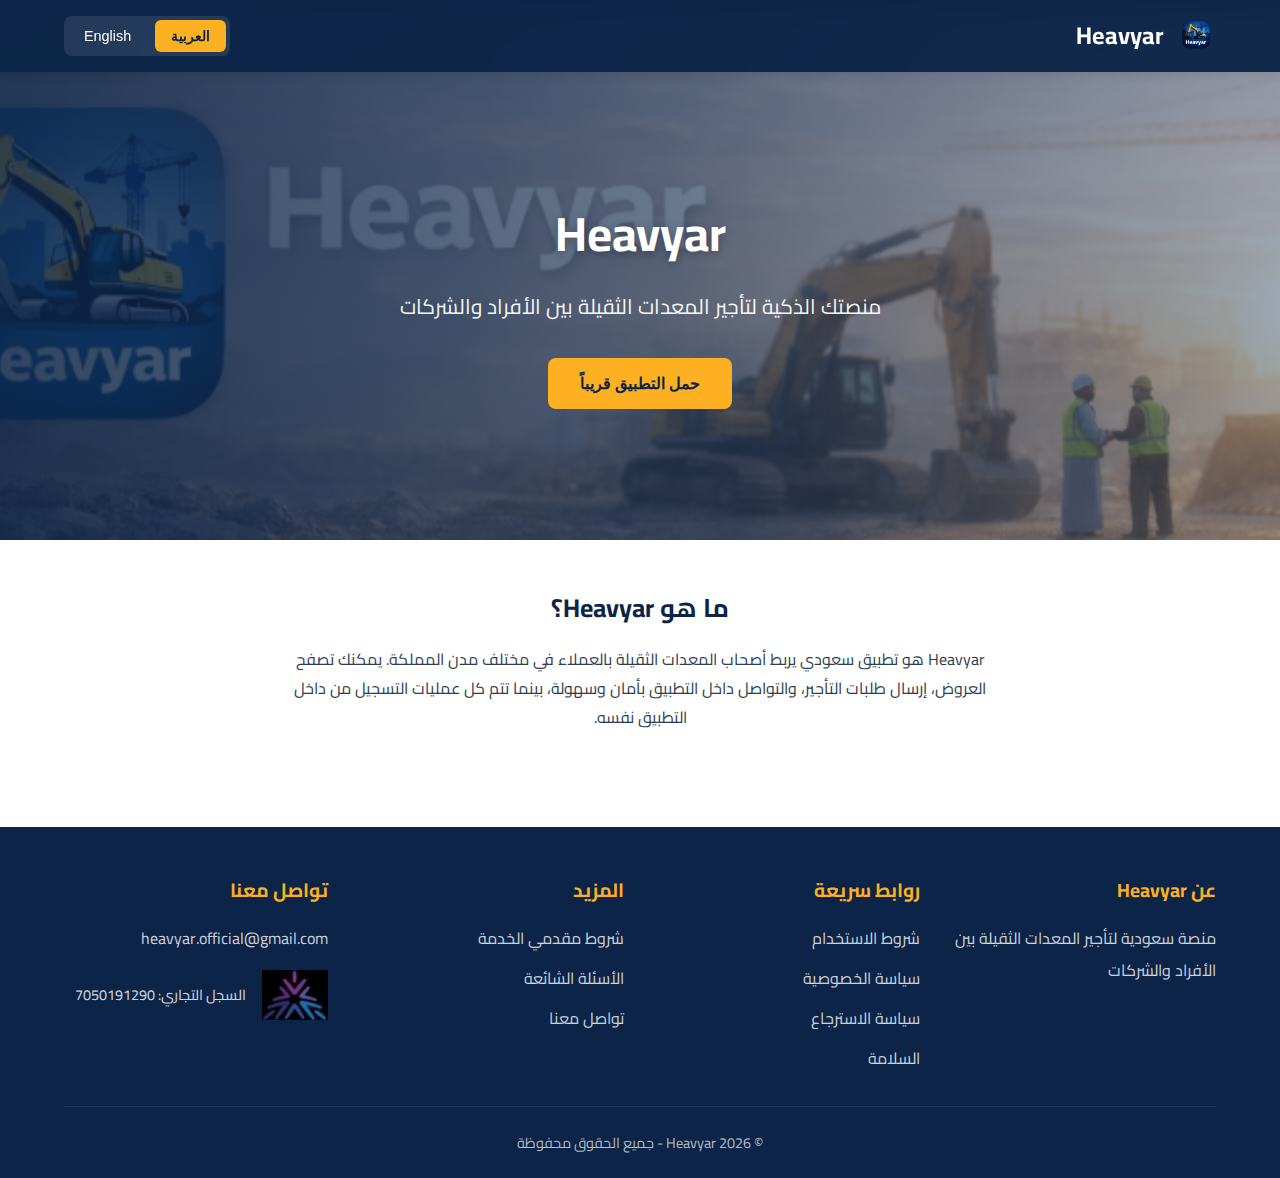
<file: index.html>
<!DOCTYPE html>
<html lang="ar" dir="rtl">
<head>
  <meta charset="UTF-8">
  <meta name="viewport" content="width=device-width, initial-scale=1.0">
  
  <!-- Title & Description -->
  <title>Heavyar | منصة تأجير المعدات الثقيلة بين الأفراد والشركات في السعودية</title>
  <meta name="description" content="Heavyar هي منصة وتطبيق سعودي لتأجير المعدات الثقيلة بين الأفراد والشركات داخل المملكة العربية السعودية. تصفح العروض، أرسل طلبات التأجير، وتابع التواصل مع مقدمي الخدمة بكل سهولة وأمان من خلال التطبيق.">
  <meta name="keywords" content="تأجير معدات ثقيلة, حفارات, لوادر, كرينات, معدات بناء, السعودية">
  <link rel="canonical" href="https://heavyar.com">
  
  <!-- Favicon -->
  <link rel="icon" type="image/png" href="assets/images/logo.png">
  <link rel="apple-touch-icon" href="assets/images/logo.png">
  <link rel="shortcut icon" href="assets/images/logo.png">
  
    <!-- Open Graph / Facebook -->
  <meta property="og:type" content="website">
  <meta property="og:locale" content="ar_SA">
  <meta property="og:title" content="Heavyar | منصة تأجير المعدات الثقيلة بين الأفراد والشركات في السعودية">
  <meta property="og:description" content="منصتك الذكية لتأجير المعدات الثقيلة بين الأفراد والشركات داخل المملكة العربية السعودية عبر تطبيق Heavyar.">
  <meta property="og:url" content="https://heavyar.com">
  <meta property="og:site_name" content="Heavyar">
  <meta property="og:image" content="https://heavyar.com/assets/images/logo.png">
  
  <!-- Twitter -->
  <meta name="twitter:card" content="summary_large_image">
  <meta name="twitter:title" content="Heavyar | منصة تأجير المعدات الثقيلة بين الأفراد والشركات في السعودية">
  <meta name="twitter:description" content="Heavyar تطبيق سعودي لتأجير المعدات الثقيلة بين الأفراد والشركات داخل المملكة العربية السعودية.">
  <meta name="twitter:image" content="https://heavyar.com/assets/images/logo.png">
  
  <!-- Fonts -->
  <link rel="preconnect" href="https://fonts.googleapis.com">
  <link rel="preconnect" href="https://fonts.gstatic.com" crossorigin>
  <link href="https://fonts.googleapis.com/css2?family=Cairo:wght@400;600;700&family=Inter:wght@400;600;700&display=swap" rel="stylesheet">
  
  <!-- Styles -->
  <link rel="stylesheet" href="styles.css">
</head>
<body>
  
  <!-- Navigation -->
  <nav class="navbar">
    <div class="container">
      <a href="index.html" class="navbar-brand">
        <img src="assets/images/logo.png" alt="Heavyar Logo" class="navbar-logo">
        <span class="navbar-title">Heavyar</span>
      </a>
      <div class="language-toggle">
        <button class="lang-btn active" data-lang="ar">العربية</button>
        <button class="lang-btn" data-lang="en">English</button>
      </div>
    </div>
  </nav>

  <!-- Hero Section -->
  <section class="hero" id="hero">
    <div class="hero-content">
      <h1 class="hero-title" data-ar="Heavyar" data-en="Heavyar">Heavyar</h1>
      <p class="hero-tagline" data-ar="منصتك الذكية لتأجير المعدات الثقيلة بين الأفراد والشركات" data-en="Your Smart Platform for Heavy Equipment Rental Between Individuals and Companies">
        منصتك الذكية لتأجير المعدات الثقيلة بين الأفراد والشركات
      </p>
      <div class="hero-buttons">
        <button class="btn btn-primary" data-ar="حمل التطبيق قريباً" data-en="Download App (Coming Soon)">حمل التطبيق قريباً</button>
      </div>
    </div>
  </section>

  <section class="about-section">
    <div class="container">
      <h2 class="about-title"
          data-ar="ما هو Heavyar؟"
          data-en="What is Heavyar?">
        ما هو Heavyar؟
      </h2>
      <p class="about-text"
         data-ar="Heavyar هو تطبيق سعودي يربط أصحاب المعدات الثقيلة بالعملاء في مختلف مدن المملكة. يمكنك تصفح العروض، إرسال طلبات التأجير، والتواصل داخل التطبيق بأمان وسهولة، بينما تتم كل عمليات التسجيل من داخل التطبيق نفسه."
         data-en="Heavyar is a Saudi app that connects heavy equipment owners with customers across the Kingdom. You can browse offers, send rental requests, and chat safely inside the app, while all registrations and account creation are handled inside the mobile app itself.">
        Heavyar هو تطبيق سعودي يربط أصحاب المعدات الثقيلة بالعملاء في مختلف مدن المملكة. يمكنك تصفح العروض، إرسال طلبات التأجير، والتواصل داخل التطبيق بأمان وسهولة، بينما تتم كل عمليات التسجيل من داخل التطبيق نفسه.
      </p>
    </div>
  </section>
  <!-- Content sections would go here -->

  <!-- Footer -->
  <footer class="footer">
    <div class="container">
      <div class="footer-content">
        
        <!-- About Section -->
        <div class="footer-section">
          <h3 data-ar="عن Heavyar" data-en="About Heavyar">عن Heavyar</h3>
          <p data-ar="منصة سعودية لتأجير المعدات الثقيلة بين الأفراد والشركات" data-en="Saudi platform for heavy equipment rental between individuals and companies">
            منصة سعودية لتأجير المعدات الثقيلة بين الأفراد والشركات
          </p>
        </div>

        <!-- Quick Links -->
        <div class="footer-section">
          <h3 data-ar="روابط سريعة" data-en="Quick Links">روابط سريعة</h3>
          <div class="footer-links">
            <a href="terms.html" data-ar="شروط الاستخدام" data-en="Terms of Service">شروط الاستخدام</a>
            <a href="privacy.html" data-ar="سياسة الخصوصية" data-en="Privacy Policy">سياسة الخصوصية</a>
            <a href="refund.html" data-ar="سياسة الاسترجاع" data-en="Refund Policy">سياسة الاسترجاع</a>
            <a href="safety.html" data-ar="السلامة" data-en="Safety">السلامة</a>
          </div>
        </div>

        <!-- More Links -->
        <div class="footer-section">
          <h3 data-ar="المزيد" data-en="More">المزيد</h3>
          <div class="footer-links">
            <a href="providers-terms.html" data-ar="شروط مقدمي الخدمة" data-en="Providers Terms">شروط مقدمي الخدمة</a>
            <a href="faq.html" data-ar="الأسئلة الشائعة" data-en="FAQ">الأسئلة الشائعة</a>
            <a href="contact.html" data-ar="تواصل معنا" data-en="Contact Us">تواصل معنا</a>
          </div>
        </div>

        <!-- Contact Section -->
        <div class="footer-section">
          <h3 data-ar="تواصل معنا" data-en="Contact Us">تواصل معنا</h3>
          <p>
            <a href="mailto:heavyar.official@gmail.com">heavyar.official@gmail.com</a>
          </p>
          
          <!-- Certificate Badge -->
          <div class="footer-certificate">
            <a href="https://eauthenticate.saudibusiness.gov.sa/certificate-details/0000195630" 
               target="_blank" 
               rel="noopener noreferrer"
               class="cr-badge-link"
               title="تحقق من السجل التجاري">
              <img src="assets/cert/sbc-certificate.png" 
                   alt="شهادة السجل التجاري – وزارة التجارة السعودية" 
                   class="cr-badge">
            </a>
            <p class="cr-info" data-ar="السجل التجاري: 7050191290" data-en="Commercial Registration: 7050191290">
              السجل التجاري: 7050191290
            </p>
          </div>
        </div>
        
      </div>

      <!-- Footer Bottom -->
      <div class="footer-bottom">
        <p data-ar="© 2026 Heavyar - جميع الحقوق محفوظة" data-en="© 2026 Heavyar. All rights reserved.">
          © 2026 Heavyar - جميع الحقوق محفوظة
        </p>
      </div>
    </div>
  </footer>

  <!-- Script -->
  <script src="script.js"></script>
</body>
</html>
</file>
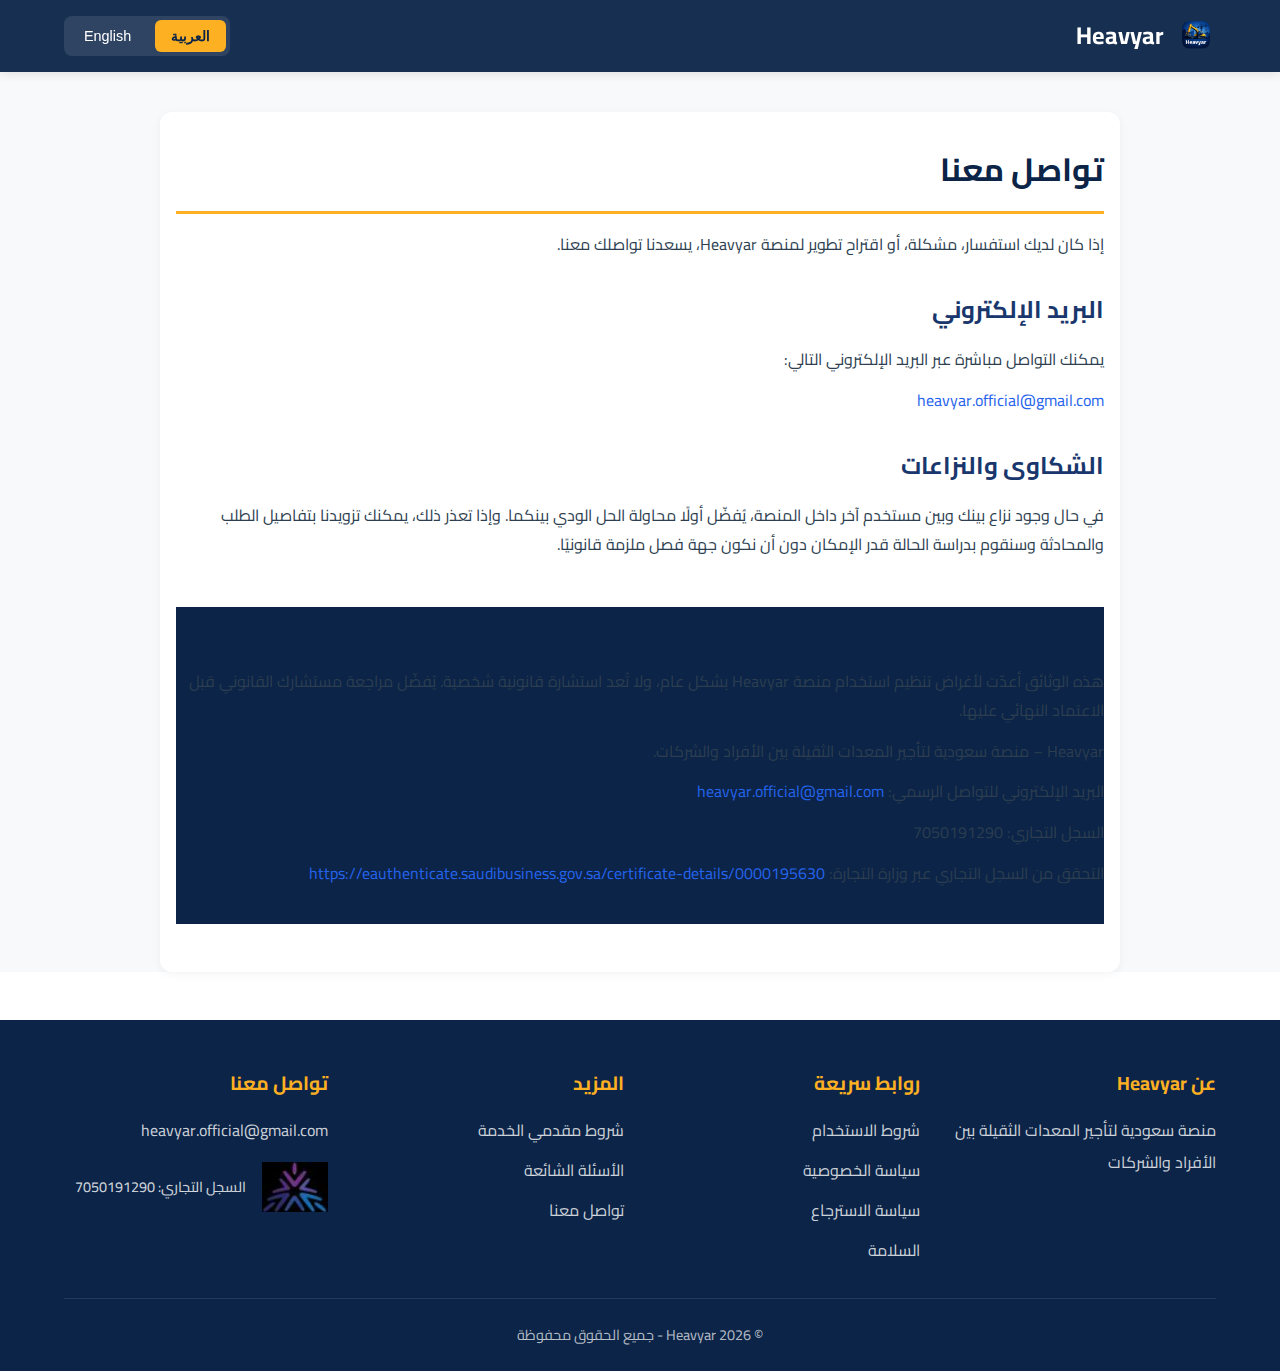
<file: contact.html>
<!DOCTYPE html>
<html lang="ar" dir="rtl">
<head>
  <meta charset="UTF-8">
  <meta name="viewport" content="width=device-width, initial-scale=1.0">
  <title>تواصل معنا – Heavyar</title>
  
  <!-- Favicon -->
  <link rel="icon" type="image/png" href="assets/images/logo.png">
  <link rel="apple-touch-icon" href="assets/images/logo.png">
  
  <!-- Fonts -->
  <link rel="preconnect" href="https://fonts.googleapis.com">
  <link rel="preconnect" href="https://fonts.gstatic.com" crossorigin>
  <link href="https://fonts.googleapis.com/css2?family=Cairo:wght@400;600;700&family=Inter:wght@400;600;700&display=swap" rel="stylesheet">
  
  <!-- Styles -->
  <link rel="stylesheet" href="styles.css">
</head>
<body>
  
  <!-- Navigation -->
  <nav class="navbar">
    <div class="container">
      <a href="index.html" class="navbar-brand">
        <img src="assets/images/logo.png" alt="Heavyar Logo" class="navbar-logo">
        <span class="navbar-title">Heavyar</span>
      </a>
      <div class="language-toggle">
        <button class="lang-btn active" data-lang="ar">العربية</button>
        <button class="lang-btn" data-lang="en">English</button>
      </div>
    </div>
  </nav>

  <!-- Main Content -->
  <div class="legal-page">
    <div class="legal-content">

<div class="page">
    
<h1>تواصل معنا</h1>
<p>إذا كان لديك استفسار، مشكلة، أو اقتراح تطوير لمنصة Heavyar، يسعدنا تواصلك معنا.</p>

<h2>البريد الإلكتروني</h2>
<p>يمكنك التواصل مباشرة عبر البريد الإلكتروني التالي:</p>
<p><a href="mailto:heavyar.official@gmail.com">heavyar.official@gmail.com</a></p>

<h2>الشكاوى والنزاعات</h2>
<p>في حال وجود نزاع بينك وبين مستخدم آخر داخل المنصة، يُفضّل أولًا محاولة الحل الودي بينكما. وإذا تعذر ذلك، يمكنك تزويدنا بتفاصيل الطلب والمحادثة وسنقوم بدراسة الحالة قدر الإمكان دون أن نكون جهة فصل ملزمة قانونيًا.</p>

    <div class="footer">
      <p>هذه الوثائق أعدّت لأغراض تنظيم استخدام منصة Heavyar بشكل عام، ولا تُعد استشارة قانونية شخصية. يُفضّل مراجعة مستشارك القانوني قبل الاعتماد النهائي عليها.</p>
      <p>Heavyar – منصة سعودية لتأجير المعدات الثقيلة بين الأفراد والشركات.</p>
      <p>البريد الإلكتروني للتواصل الرسمي: <a href="mailto:heavyar.official@gmail.com">heavyar.official@gmail.com</a></p>
      <p>السجل التجاري: 7050191290</p>
      <p>التحقق من السجل التجاري عبر وزارة التجارة: <a href="https://eauthenticate.saudibusiness.gov.sa/certificate-details/0000195630" target="_blank" rel="noopener">https://eauthenticate.saudibusiness.gov.sa/certificate-details/0000195630</a></p>
    </div>
  </div>

    </div>
  </div>

  <!-- Footer -->
  <footer class="footer">
    <div class="container">
      <div class="footer-content">
        
        <!-- About Section -->
        <div class="footer-section">
          <h3 data-ar="عن Heavyar" data-en="About Heavyar">عن Heavyar</h3>
          <p data-ar="منصة سعودية لتأجير المعدات الثقيلة بين الأفراد والشركات" data-en="Saudi platform for heavy equipment rental between individuals and companies">
            منصة سعودية لتأجير المعدات الثقيلة بين الأفراد والشركات
          </p>
        </div>

        <!-- Quick Links -->
        <div class="footer-section">
          <h3 data-ar="روابط سريعة" data-en="Quick Links">روابط سريعة</h3>
          <div class="footer-links">
            <a href="terms.html" data-ar="شروط الاستخدام" data-en="Terms of Service">شروط الاستخدام</a>
            <a href="privacy.html" data-ar="سياسة الخصوصية" data-en="Privacy Policy">سياسة الخصوصية</a>
            <a href="refund.html" data-ar="سياسة الاسترجاع" data-en="Refund Policy">سياسة الاسترجاع</a>
            <a href="safety.html" data-ar="السلامة" data-en="Safety">السلامة</a>
          </div>
        </div>

        <!-- More Links -->
        <div class="footer-section">
          <h3 data-ar="المزيد" data-en="More">المزيد</h3>
          <div class="footer-links">
            <a href="providers-terms.html" data-ar="شروط مقدمي الخدمة" data-en="Providers Terms">شروط مقدمي الخدمة</a>
            <a href="faq.html" data-ar="الأسئلة الشائعة" data-en="FAQ">الأسئلة الشائعة</a>
            <a href="contact.html" data-ar="تواصل معنا" data-en="Contact Us">تواصل معنا</a>
          </div>
        </div>

        <!-- Contact Section -->
        <div class="footer-section">
          <h3 data-ar="تواصل معنا" data-en="Contact Us">تواصل معنا</h3>
          <p>
            <a href="mailto:heavyar.official@gmail.com">heavyar.official@gmail.com</a>
          </p>
          
          <!-- Certificate Badge -->
          <div class="footer-certificate">
            <a href="https://eauthenticate.saudibusiness.gov.sa/certificate-details/0000195630" 
               target="_blank" 
               rel="noopener noreferrer"
               class="cr-badge-link"
               title="تحقق من السجل التجاري">
              <img src="assets/cert/sbc-certificate.png" 
                   alt="شهادة السجل التجاري – وزارة التجارة السعودية" 
                   class="cr-badge">
            </a>
            <p class="cr-info" data-ar="السجل التجاري: 7050191290" data-en="Commercial Registration: 7050191290">
              السجل التجاري: 7050191290
            </p>
          </div>
        </div>
        
      </div>

      <!-- Footer Bottom -->
      <div class="footer-bottom">
        <p data-ar="© 2026 Heavyar - جميع الحقوق محفوظة" data-en="© 2026 Heavyar. All rights reserved.">
          © 2026 Heavyar - جميع الحقوق محفوظة
        </p>
      </div>
    </div>
  </footer>

  <!-- Script -->
  <script src="script.js"></script>
</body>
</html>
</file>
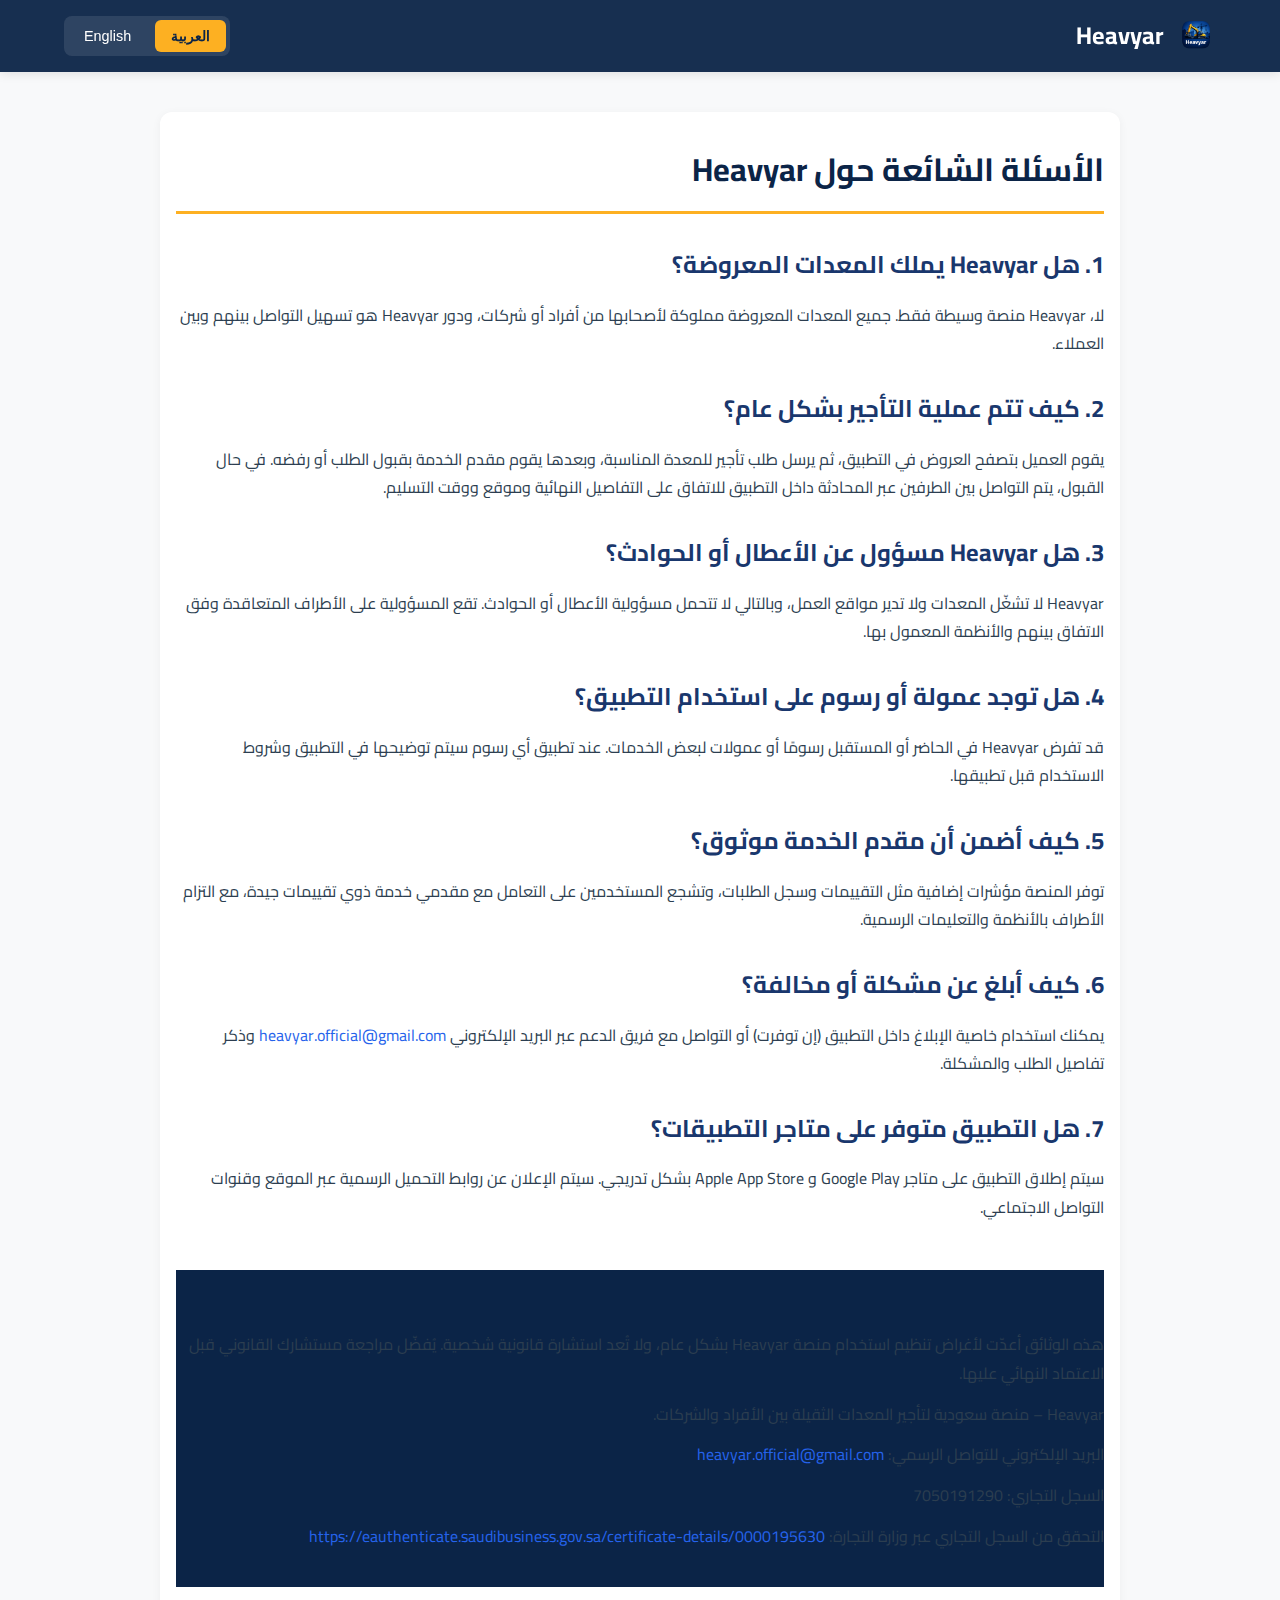
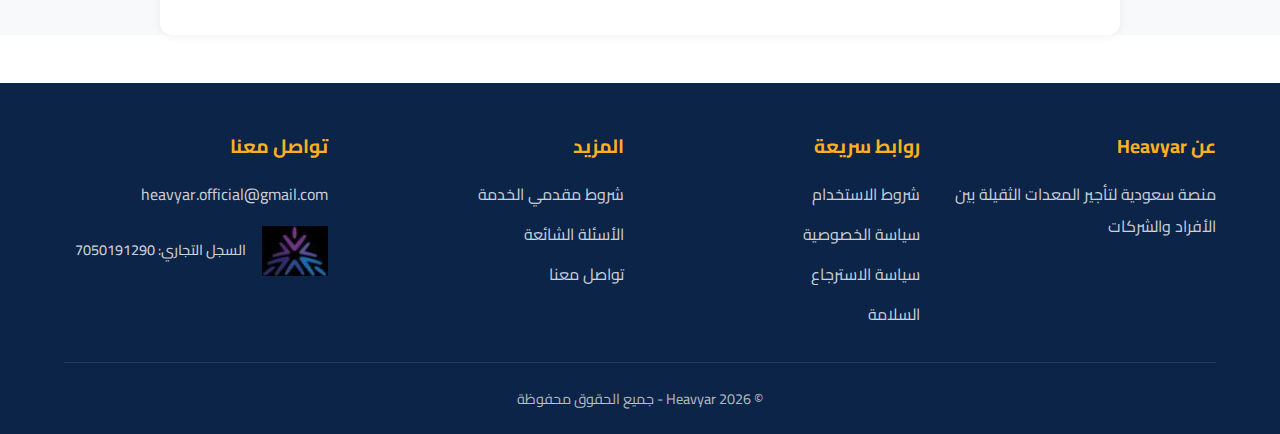
<file: faq.html>
<!DOCTYPE html>
<html lang="ar" dir="rtl">
<head>
  <meta charset="UTF-8">
  <meta name="viewport" content="width=device-width, initial-scale=1.0">
  <title>الأسئلة الشائعة – Heavyar</title>
  
  <!-- Favicon -->
  <link rel="icon" type="image/png" href="assets/images/logo.png">
  <link rel="apple-touch-icon" href="assets/images/logo.png">
  
  <!-- Fonts -->
  <link rel="preconnect" href="https://fonts.googleapis.com">
  <link rel="preconnect" href="https://fonts.gstatic.com" crossorigin>
  <link href="https://fonts.googleapis.com/css2?family=Cairo:wght@400;600;700&family=Inter:wght@400;600;700&display=swap" rel="stylesheet">
  
  <!-- Styles -->
  <link rel="stylesheet" href="styles.css">
</head>
<body>
  
  <!-- Navigation -->
  <nav class="navbar">
    <div class="container">
      <a href="index.html" class="navbar-brand">
        <img src="assets/images/logo.png" alt="Heavyar Logo" class="navbar-logo">
        <span class="navbar-title">Heavyar</span>
      </a>
      <div class="language-toggle">
        <button class="lang-btn active" data-lang="ar">العربية</button>
        <button class="lang-btn" data-lang="en">English</button>
      </div>
    </div>
  </nav>

  <!-- Main Content -->
  <div class="legal-page">
    <div class="legal-content">

<div class="page">
    
<h1>الأسئلة الشائعة حول Heavyar</h1>

<h2>1. هل Heavyar يملك المعدات المعروضة؟</h2>
<p>لا، Heavyar منصة وسيطة فقط. جميع المعدات المعروضة مملوكة لأصحابها من أفراد أو شركات، ودور Heavyar هو تسهيل التواصل بينهم وبين العملاء.</p>

<h2>2. كيف تتم عملية التأجير بشكل عام؟</h2>
<p>يقوم العميل بتصفح العروض في التطبيق، ثم يرسل طلب تأجير للمعدة المناسبة، وبعدها يقوم مقدم الخدمة بقبول الطلب أو رفضه. في حال القبول، يتم التواصل بين الطرفين عبر المحادثة داخل التطبيق للاتفاق على التفاصيل النهائية وموقع ووقت التسليم.</p>

<h2>3. هل Heavyar مسؤول عن الأعطال أو الحوادث؟</h2>
<p>Heavyar لا تشغّل المعدات ولا تدير مواقع العمل، وبالتالي لا تتحمل مسؤولية الأعطال أو الحوادث. تقع المسؤولية على الأطراف المتعاقدة وفق الاتفاق بينهم والأنظمة المعمول بها.</p>

<h2>4. هل توجد عمولة أو رسوم على استخدام التطبيق؟</h2>
<p>قد تفرض Heavyar في الحاضر أو المستقبل رسومًا أو عمولات لبعض الخدمات. عند تطبيق أي رسوم سيتم توضيحها في التطبيق وشروط الاستخدام قبل تطبيقها.</p>

<h2>5. كيف أضمن أن مقدم الخدمة موثوق؟</h2>
<p>توفر المنصة مؤشرات إضافية مثل التقييمات وسجل الطلبات، وتشجع المستخدمين على التعامل مع مقدمي خدمة ذوي تقييمات جيدة، مع التزام الأطراف بالأنظمة والتعليمات الرسمية.</p>

<h2>6. كيف أبلغ عن مشكلة أو مخالفة؟</h2>
<p>يمكنك استخدام خاصية الإبلاغ داخل التطبيق (إن توفرت) أو التواصل مع فريق الدعم عبر البريد الإلكتروني <a href="mailto:heavyar.official@gmail.com">heavyar.official@gmail.com</a> وذكر تفاصيل الطلب والمشكلة.</p>

<h2>7. هل التطبيق متوفر على متاجر التطبيقات؟</h2>
<p>سيتم إطلاق التطبيق على متاجر Google Play و Apple App Store بشكل تدريجي. سيتم الإعلان عن روابط التحميل الرسمية عبر الموقع وقنوات التواصل الاجتماعي.</p>

    <div class="footer">
      <p>هذه الوثائق أعدّت لأغراض تنظيم استخدام منصة Heavyar بشكل عام، ولا تُعد استشارة قانونية شخصية. يُفضّل مراجعة مستشارك القانوني قبل الاعتماد النهائي عليها.</p>
      <p>Heavyar – منصة سعودية لتأجير المعدات الثقيلة بين الأفراد والشركات.</p>
      <p>البريد الإلكتروني للتواصل الرسمي: <a href="mailto:heavyar.official@gmail.com">heavyar.official@gmail.com</a></p>
      <p>السجل التجاري: 7050191290</p>
      <p>التحقق من السجل التجاري عبر وزارة التجارة: <a href="https://eauthenticate.saudibusiness.gov.sa/certificate-details/0000195630" target="_blank" rel="noopener">https://eauthenticate.saudibusiness.gov.sa/certificate-details/0000195630</a></p>
    </div>
  </div>

    </div>
  </div>

  <!-- Footer -->
  <footer class="footer">
    <div class="container">
      <div class="footer-content">
        
        <!-- About Section -->
        <div class="footer-section">
          <h3 data-ar="عن Heavyar" data-en="About Heavyar">عن Heavyar</h3>
          <p data-ar="منصة سعودية لتأجير المعدات الثقيلة بين الأفراد والشركات" data-en="Saudi platform for heavy equipment rental between individuals and companies">
            منصة سعودية لتأجير المعدات الثقيلة بين الأفراد والشركات
          </p>
        </div>

        <!-- Quick Links -->
        <div class="footer-section">
          <h3 data-ar="روابط سريعة" data-en="Quick Links">روابط سريعة</h3>
          <div class="footer-links">
            <a href="terms.html" data-ar="شروط الاستخدام" data-en="Terms of Service">شروط الاستخدام</a>
            <a href="privacy.html" data-ar="سياسة الخصوصية" data-en="Privacy Policy">سياسة الخصوصية</a>
            <a href="refund.html" data-ar="سياسة الاسترجاع" data-en="Refund Policy">سياسة الاسترجاع</a>
            <a href="safety.html" data-ar="السلامة" data-en="Safety">السلامة</a>
          </div>
        </div>

        <!-- More Links -->
        <div class="footer-section">
          <h3 data-ar="المزيد" data-en="More">المزيد</h3>
          <div class="footer-links">
            <a href="providers-terms.html" data-ar="شروط مقدمي الخدمة" data-en="Providers Terms">شروط مقدمي الخدمة</a>
            <a href="faq.html" data-ar="الأسئلة الشائعة" data-en="FAQ">الأسئلة الشائعة</a>
            <a href="contact.html" data-ar="تواصل معنا" data-en="Contact Us">تواصل معنا</a>
          </div>
        </div>

        <!-- Contact Section -->
        <div class="footer-section">
          <h3 data-ar="تواصل معنا" data-en="Contact Us">تواصل معنا</h3>
          <p>
            <a href="mailto:heavyar.official@gmail.com">heavyar.official@gmail.com</a>
          </p>
          
          <!-- Certificate Badge -->
          <div class="footer-certificate">
            <a href="https://eauthenticate.saudibusiness.gov.sa/certificate-details/0000195630" 
               target="_blank" 
               rel="noopener noreferrer"
               class="cr-badge-link"
               title="تحقق من السجل التجاري">
              <img src="assets/cert/sbc-certificate.png" 
                   alt="شهادة السجل التجاري – وزارة التجارة السعودية" 
                   class="cr-badge">
            </a>
            <p class="cr-info" data-ar="السجل التجاري: 7050191290" data-en="Commercial Registration: 7050191290">
              السجل التجاري: 7050191290
            </p>
          </div>
        </div>
        
      </div>

      <!-- Footer Bottom -->
      <div class="footer-bottom">
        <p data-ar="© 2026 Heavyar - جميع الحقوق محفوظة" data-en="© 2026 Heavyar. All rights reserved.">
          © 2026 Heavyar - جميع الحقوق محفوظة
        </p>
      </div>
    </div>
  </footer>

  <!-- Script -->
  <script src="script.js"></script>
</body>
</html>
</file>
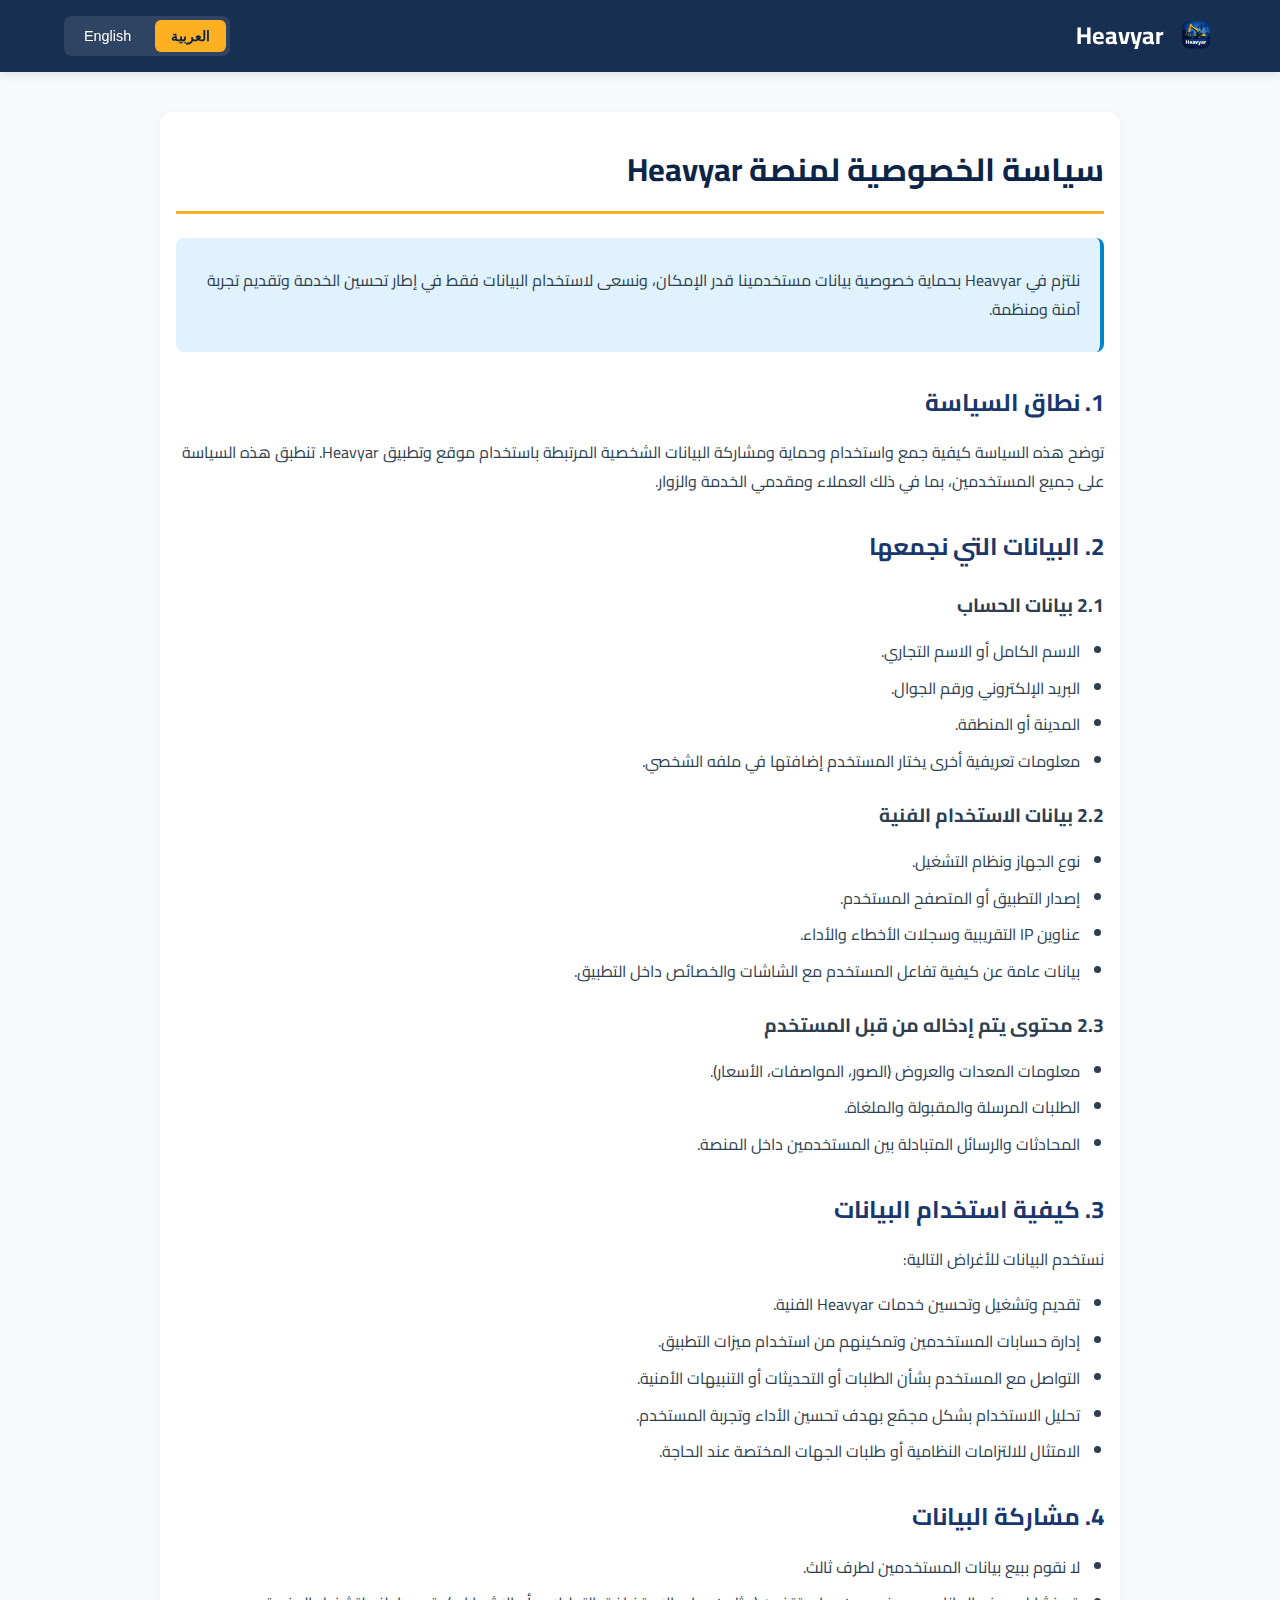
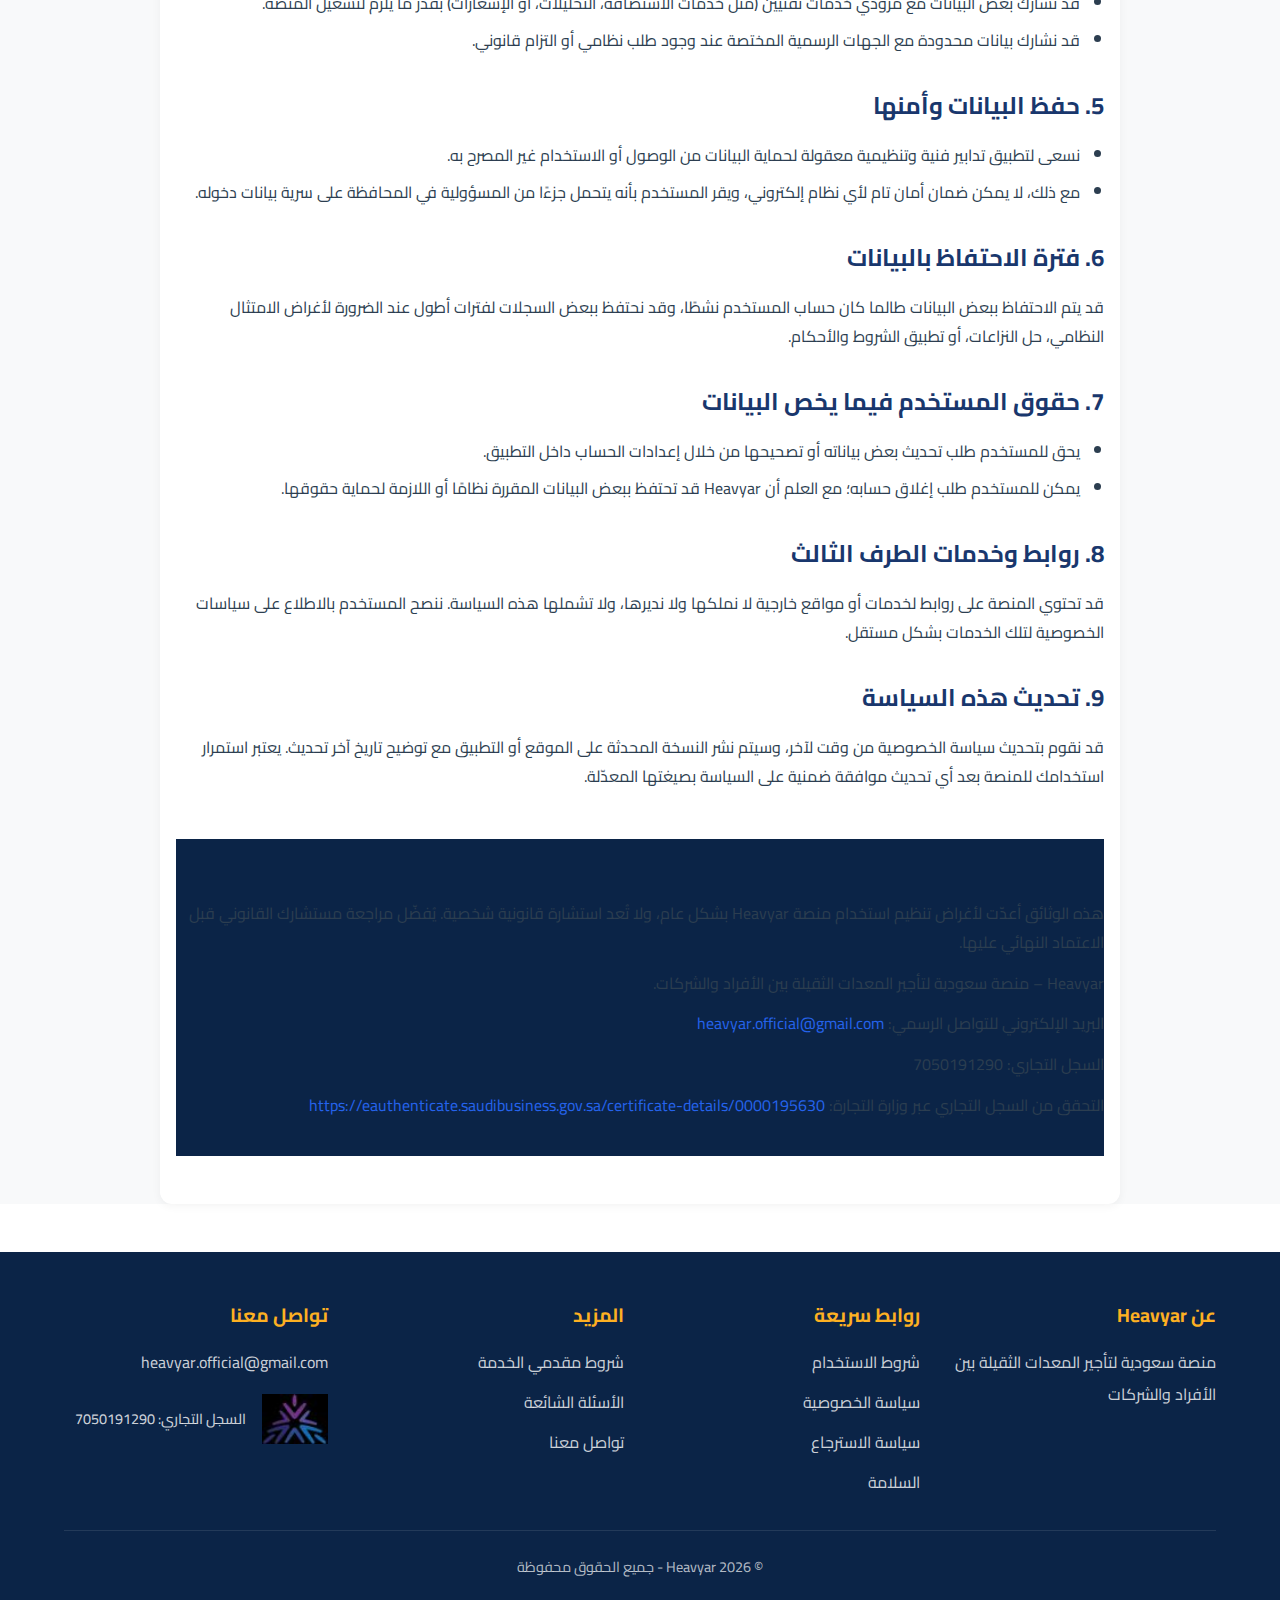
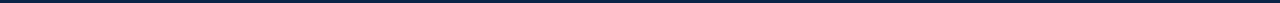
<file: privacy.html>
<!DOCTYPE html>
<html lang="ar" dir="rtl">
<head>
  <meta charset="UTF-8">
  <meta name="viewport" content="width=device-width, initial-scale=1.0">
  <title>سياسة الخصوصية – Heavyar</title>
  
  <!-- Favicon -->
  <link rel="icon" type="image/png" href="assets/images/logo.png">
  <link rel="apple-touch-icon" href="assets/images/logo.png">
  
  <!-- Fonts -->
  <link rel="preconnect" href="https://fonts.googleapis.com">
  <link rel="preconnect" href="https://fonts.gstatic.com" crossorigin>
  <link href="https://fonts.googleapis.com/css2?family=Cairo:wght@400;600;700&family=Inter:wght@400;600;700&display=swap" rel="stylesheet">
  
  <!-- Styles -->
  <link rel="stylesheet" href="styles.css">
</head>
<body>
  
  <!-- Navigation -->
  <nav class="navbar">
    <div class="container">
      <a href="index.html" class="navbar-brand">
        <img src="assets/images/logo.png" alt="Heavyar Logo" class="navbar-logo">
        <span class="navbar-title">Heavyar</span>
      </a>
      <div class="language-toggle">
        <button class="lang-btn active" data-lang="ar">العربية</button>
        <button class="lang-btn" data-lang="en">English</button>
      </div>
    </div>
  </nav>

  <!-- Main Content -->
  <div class="legal-page">
    <div class="legal-content">

<div class="page">
    
<h1>سياسة الخصوصية لمنصة Heavyar</h1>
<div class="note">
  <p>نلتزم في Heavyar بحماية خصوصية بيانات مستخدمينا قدر الإمكان، ونسعى لاستخدام البيانات فقط في إطار تحسين الخدمة وتقديم تجربة آمنة ومنظمة.</p>
</div>

<h2>1. نطاق السياسة</h2>
<p>توضح هذه السياسة كيفية جمع واستخدام وحماية ومشاركة البيانات الشخصية المرتبطة باستخدام موقع وتطبيق Heavyar. تنطبق هذه السياسة على جميع المستخدمين، بما في ذلك العملاء ومقدمي الخدمة والزوار.</p>

<h2>2. البيانات التي نجمعها</h2>
<h3>2.1 بيانات الحساب</h3>
<ul>
  <li>الاسم الكامل أو الاسم التجاري.</li>
  <li>البريد الإلكتروني ورقم الجوال.</li>
  <li>المدينة أو المنطقة.</li>
  <li>معلومات تعريفية أخرى يختار المستخدم إضافتها في ملفه الشخصي.</li>
</ul>

<h3>2.2 بيانات الاستخدام الفنية</h3>
<ul>
  <li>نوع الجهاز ونظام التشغيل.</li>
  <li>إصدار التطبيق أو المتصفح المستخدم.</li>
  <li>عناوين IP التقريبية وسجلات الأخطاء والأداء.</li>
  <li>بيانات عامة عن كيفية تفاعل المستخدم مع الشاشات والخصائص داخل التطبيق.</li>
</ul>

<h3>2.3 محتوى يتم إدخاله من قبل المستخدم</h3>
<ul>
  <li>معلومات المعدات والعروض (الصور، المواصفات، الأسعار).</li>
  <li>الطلبات المرسلة والمقبولة والملغاة.</li>
  <li>المحادثات والرسائل المتبادلة بين المستخدمين داخل المنصة.</li>
</ul>

<h2>3. كيفية استخدام البيانات</h2>
<p>نستخدم البيانات للأغراض التالية:</p>
<ul>
  <li>تقديم وتشغيل وتحسين خدمات Heavyar الفنية.</li>
  <li>إدارة حسابات المستخدمين وتمكينهم من استخدام ميزات التطبيق.</li>
  <li>التواصل مع المستخدم بشأن الطلبات أو التحديثات أو التنبيهات الأمنية.</li>
  <li>تحليل الاستخدام بشكل مجمّع بهدف تحسين الأداء وتجربة المستخدم.</li>
  <li>الامتثال للالتزامات النظامية أو طلبات الجهات المختصة عند الحاجة.</li>
</ul>

<h2>4. مشاركة البيانات</h2>
<ul>
  <li>لا نقوم ببيع بيانات المستخدمين لطرف ثالث.</li>
  <li>قد نشارك بعض البيانات مع مزودي خدمات تقنيين (مثل خدمات الاستضافة، التحليلات، أو الإشعارات) بقدر ما يلزم لتشغيل المنصة.</li>
  <li>قد نشارك بيانات محدودة مع الجهات الرسمية المختصة عند وجود طلب نظامي أو التزام قانوني.</li>
</ul>

<h2>5. حفظ البيانات وأمنها</h2>
<ul>
  <li>نسعى لتطبيق تدابير فنية وتنظيمية معقولة لحماية البيانات من الوصول أو الاستخدام غير المصرح به.</li>
  <li>مع ذلك، لا يمكن ضمان أمان تام لأي نظام إلكتروني، ويقر المستخدم بأنه يتحمل جزءًا من المسؤولية في المحافظة على سرية بيانات دخوله.</li>
</ul>

<h2>6. فترة الاحتفاظ بالبيانات</h2>
<p>قد يتم الاحتفاظ ببعض البيانات طالما كان حساب المستخدم نشطًا، وقد نحتفظ ببعض السجلات لفترات أطول عند الضرورة لأغراض الامتثال النظامي، حل النزاعات، أو تطبيق الشروط والأحكام.</p>

<h2>7. حقوق المستخدم فيما يخص البيانات</h2>
<ul>
  <li>يحق للمستخدم طلب تحديث بعض بياناته أو تصحيحها من خلال إعدادات الحساب داخل التطبيق.</li>
  <li>يمكن للمستخدم طلب إغلاق حسابه؛ مع العلم أن Heavyar قد تحتفظ ببعض البيانات المقررة نظامًا أو اللازمة لحماية حقوقها.</li>
</ul>

<h2>8. روابط وخدمات الطرف الثالث</h2>
<p>قد تحتوي المنصة على روابط لخدمات أو مواقع خارجية لا نملكها ولا نديرها، ولا تشملها هذه السياسة. ننصح المستخدم بالاطلاع على سياسات الخصوصية لتلك الخدمات بشكل مستقل.</p>

<h2>9. تحديث هذه السياسة</h2>
<p>قد نقوم بتحديث سياسة الخصوصية من وقت لآخر، وسيتم نشر النسخة المحدثة على الموقع أو التطبيق مع توضيح تاريخ آخر تحديث. يعتبر استمرار استخدامك للمنصة بعد أي تحديث موافقة ضمنية على السياسة بصيغتها المعدّلة.</p>

    <div class="footer">
      <p>هذه الوثائق أعدّت لأغراض تنظيم استخدام منصة Heavyar بشكل عام، ولا تُعد استشارة قانونية شخصية. يُفضّل مراجعة مستشارك القانوني قبل الاعتماد النهائي عليها.</p>
      <p>Heavyar – منصة سعودية لتأجير المعدات الثقيلة بين الأفراد والشركات.</p>
      <p>البريد الإلكتروني للتواصل الرسمي: <a href="mailto:heavyar.official@gmail.com">heavyar.official@gmail.com</a></p>
      <p>السجل التجاري: 7050191290</p>
      <p>التحقق من السجل التجاري عبر وزارة التجارة: <a href="https://eauthenticate.saudibusiness.gov.sa/certificate-details/0000195630" target="_blank" rel="noopener">https://eauthenticate.saudibusiness.gov.sa/certificate-details/0000195630</a></p>
    </div>
  </div>

    </div>
  </div>

  <!-- Footer -->
  <footer class="footer">
    <div class="container">
      <div class="footer-content">
        
        <!-- About Section -->
        <div class="footer-section">
          <h3 data-ar="عن Heavyar" data-en="About Heavyar">عن Heavyar</h3>
          <p data-ar="منصة سعودية لتأجير المعدات الثقيلة بين الأفراد والشركات" data-en="Saudi platform for heavy equipment rental between individuals and companies">
            منصة سعودية لتأجير المعدات الثقيلة بين الأفراد والشركات
          </p>
        </div>

        <!-- Quick Links -->
        <div class="footer-section">
          <h3 data-ar="روابط سريعة" data-en="Quick Links">روابط سريعة</h3>
          <div class="footer-links">
            <a href="terms.html" data-ar="شروط الاستخدام" data-en="Terms of Service">شروط الاستخدام</a>
            <a href="privacy.html" data-ar="سياسة الخصوصية" data-en="Privacy Policy">سياسة الخصوصية</a>
            <a href="refund.html" data-ar="سياسة الاسترجاع" data-en="Refund Policy">سياسة الاسترجاع</a>
            <a href="safety.html" data-ar="السلامة" data-en="Safety">السلامة</a>
          </div>
        </div>

        <!-- More Links -->
        <div class="footer-section">
          <h3 data-ar="المزيد" data-en="More">المزيد</h3>
          <div class="footer-links">
            <a href="providers-terms.html" data-ar="شروط مقدمي الخدمة" data-en="Providers Terms">شروط مقدمي الخدمة</a>
            <a href="faq.html" data-ar="الأسئلة الشائعة" data-en="FAQ">الأسئلة الشائعة</a>
            <a href="contact.html" data-ar="تواصل معنا" data-en="Contact Us">تواصل معنا</a>
          </div>
        </div>

        <!-- Contact Section -->
        <div class="footer-section">
          <h3 data-ar="تواصل معنا" data-en="Contact Us">تواصل معنا</h3>
          <p>
            <a href="mailto:heavyar.official@gmail.com">heavyar.official@gmail.com</a>
          </p>
          
          <!-- Certificate Badge -->
          <div class="footer-certificate">
            <a href="https://eauthenticate.saudibusiness.gov.sa/certificate-details/0000195630" 
               target="_blank" 
               rel="noopener noreferrer"
               class="cr-badge-link"
               title="تحقق من السجل التجاري">
              <img src="assets/cert/sbc-certificate.png" 
                   alt="شهادة السجل التجاري – وزارة التجارة السعودية" 
                   class="cr-badge">
            </a>
            <p class="cr-info" data-ar="السجل التجاري: 7050191290" data-en="Commercial Registration: 7050191290">
              السجل التجاري: 7050191290
            </p>
          </div>
        </div>
        
      </div>

      <!-- Footer Bottom -->
      <div class="footer-bottom">
        <p data-ar="© 2026 Heavyar - جميع الحقوق محفوظة" data-en="© 2026 Heavyar. All rights reserved.">
          © 2026 Heavyar - جميع الحقوق محفوظة
        </p>
      </div>
    </div>
  </footer>

  <!-- Script -->
  <script src="script.js"></script>
</body>
</html>
</file>
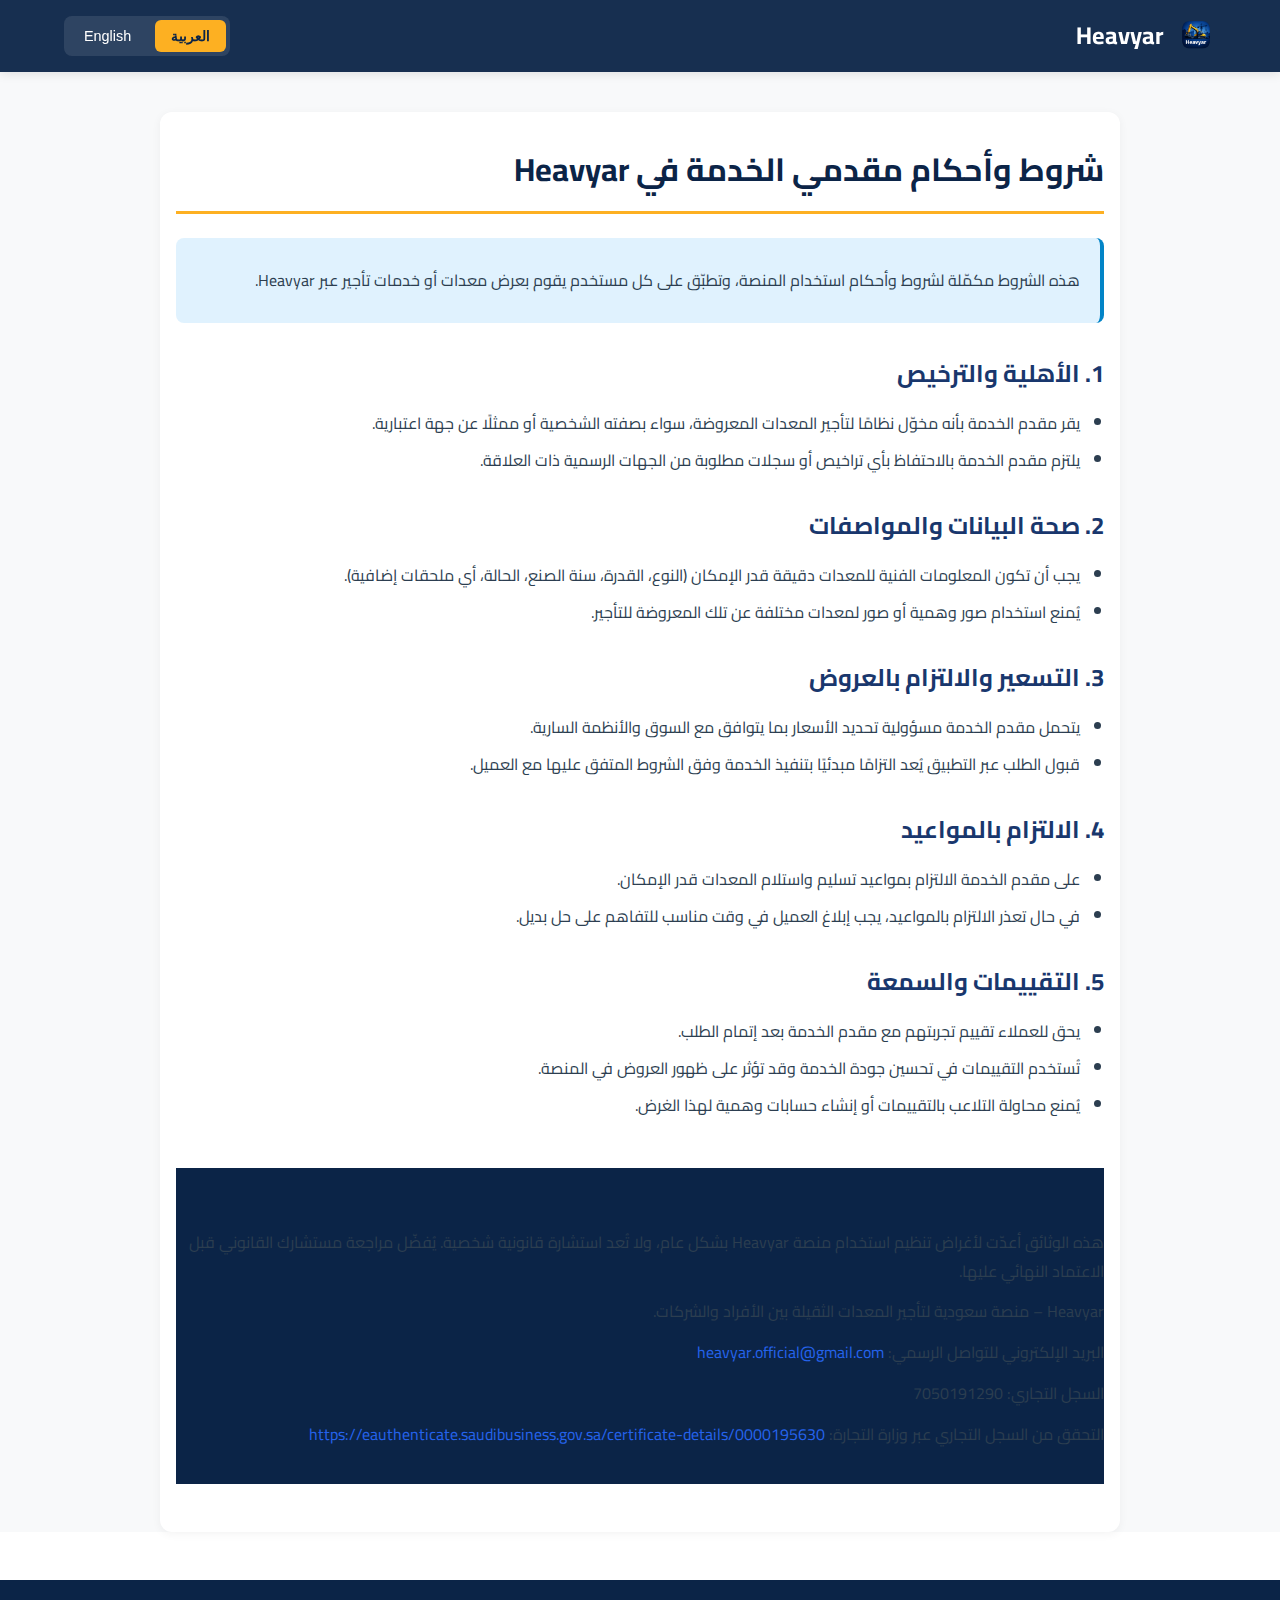
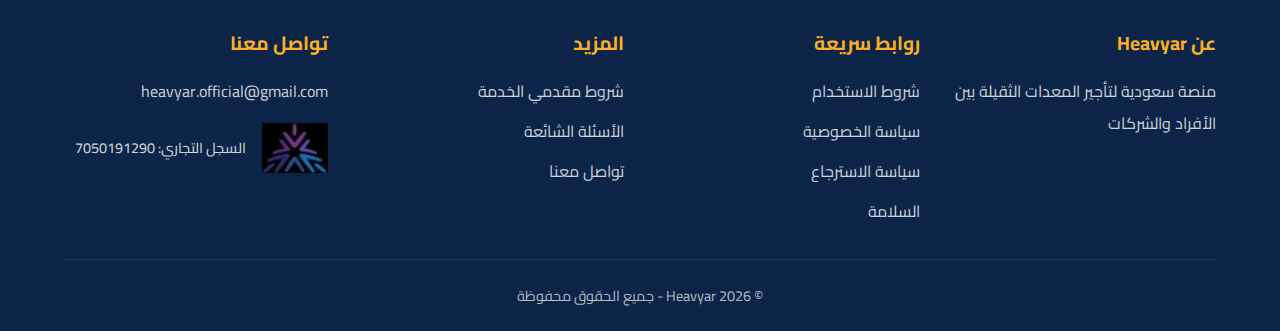
<file: providers-terms.html>
<!DOCTYPE html>
<html lang="ar" dir="rtl">
<head>
  <meta charset="UTF-8">
  <meta name="viewport" content="width=device-width, initial-scale=1.0">
  <title>شروط مقدمي الخدمة – Heavyar</title>
  
  <!-- Favicon -->
  <link rel="icon" type="image/png" href="assets/images/logo.png">
  <link rel="apple-touch-icon" href="assets/images/logo.png">
  
  <!-- Fonts -->
  <link rel="preconnect" href="https://fonts.googleapis.com">
  <link rel="preconnect" href="https://fonts.gstatic.com" crossorigin>
  <link href="https://fonts.googleapis.com/css2?family=Cairo:wght@400;600;700&family=Inter:wght@400;600;700&display=swap" rel="stylesheet">
  
  <!-- Styles -->
  <link rel="stylesheet" href="styles.css">
</head>
<body>
  
  <!-- Navigation -->
  <nav class="navbar">
    <div class="container">
      <a href="index.html" class="navbar-brand">
        <img src="assets/images/logo.png" alt="Heavyar Logo" class="navbar-logo">
        <span class="navbar-title">Heavyar</span>
      </a>
      <div class="language-toggle">
        <button class="lang-btn active" data-lang="ar">العربية</button>
        <button class="lang-btn" data-lang="en">English</button>
      </div>
    </div>
  </nav>

  <!-- Main Content -->
  <div class="legal-page">
    <div class="legal-content">

<div class="page">
    
<h1>شروط وأحكام مقدمي الخدمة في Heavyar</h1>
<div class="note">
  <p>هذه الشروط مكمّلة لشروط وأحكام استخدام المنصة، وتطبّق على كل مستخدم يقوم بعرض معدات أو خدمات تأجير عبر Heavyar.</p>
</div>

<h2>1. الأهلية والترخيص</h2>
<ul>
  <li>يقر مقدم الخدمة بأنه مخوّل نظامًا لتأجير المعدات المعروضة، سواء بصفته الشخصية أو ممثلًا عن جهة اعتبارية.</li>
  <li>يلتزم مقدم الخدمة بالاحتفاظ بأي تراخيص أو سجلات مطلوبة من الجهات الرسمية ذات العلاقة.</li>
</ul>

<h2>2. صحة البيانات والمواصفات</h2>
<ul>
  <li>يجب أن تكون المعلومات الفنية للمعدات دقيقة قدر الإمكان (النوع، القدرة، سنة الصنع، الحالة، أي ملحقات إضافية).</li>
  <li>يُمنع استخدام صور وهمية أو صور لمعدات مختلفة عن تلك المعروضة للتأجير.</li>
</ul>

<h2>3. التسعير والالتزام بالعروض</h2>
<ul>
  <li>يتحمل مقدم الخدمة مسؤولية تحديد الأسعار بما يتوافق مع السوق والأنظمة السارية.</li>
  <li>قبول الطلب عبر التطبيق يُعد التزامًا مبدئيًا بتنفيذ الخدمة وفق الشروط المتفق عليها مع العميل.</li>
</ul>

<h2>4. الالتزام بالمواعيد</h2>
<ul>
  <li>على مقدم الخدمة الالتزام بمواعيد تسليم واستلام المعدات قدر الإمكان.</li>
  <li>في حال تعذر الالتزام بالمواعيد، يجب إبلاغ العميل في وقت مناسب للتفاهم على حل بديل.</li>
</ul>

<h2>5. التقييمات والسمعة</h2>
<ul>
  <li>يحق للعملاء تقييم تجربتهم مع مقدم الخدمة بعد إتمام الطلب.</li>
  <li>تُستخدم التقييمات في تحسين جودة الخدمة وقد تؤثر على ظهور العروض في المنصة.</li>
  <li>يُمنع محاولة التلاعب بالتقييمات أو إنشاء حسابات وهمية لهذا الغرض.</li>
</ul>

    <div class="footer">
      <p>هذه الوثائق أعدّت لأغراض تنظيم استخدام منصة Heavyar بشكل عام، ولا تُعد استشارة قانونية شخصية. يُفضّل مراجعة مستشارك القانوني قبل الاعتماد النهائي عليها.</p>
      <p>Heavyar – منصة سعودية لتأجير المعدات الثقيلة بين الأفراد والشركات.</p>
      <p>البريد الإلكتروني للتواصل الرسمي: <a href="mailto:heavyar.official@gmail.com">heavyar.official@gmail.com</a></p>
      <p>السجل التجاري: 7050191290</p>
      <p>التحقق من السجل التجاري عبر وزارة التجارة: <a href="https://eauthenticate.saudibusiness.gov.sa/certificate-details/0000195630" target="_blank" rel="noopener">https://eauthenticate.saudibusiness.gov.sa/certificate-details/0000195630</a></p>
    </div>
  </div>

    </div>
  </div>

  <!-- Footer -->
  <footer class="footer">
    <div class="container">
      <div class="footer-content">
        
        <!-- About Section -->
        <div class="footer-section">
          <h3 data-ar="عن Heavyar" data-en="About Heavyar">عن Heavyar</h3>
          <p data-ar="منصة سعودية لتأجير المعدات الثقيلة بين الأفراد والشركات" data-en="Saudi platform for heavy equipment rental between individuals and companies">
            منصة سعودية لتأجير المعدات الثقيلة بين الأفراد والشركات
          </p>
        </div>

        <!-- Quick Links -->
        <div class="footer-section">
          <h3 data-ar="روابط سريعة" data-en="Quick Links">روابط سريعة</h3>
          <div class="footer-links">
            <a href="terms.html" data-ar="شروط الاستخدام" data-en="Terms of Service">شروط الاستخدام</a>
            <a href="privacy.html" data-ar="سياسة الخصوصية" data-en="Privacy Policy">سياسة الخصوصية</a>
            <a href="refund.html" data-ar="سياسة الاسترجاع" data-en="Refund Policy">سياسة الاسترجاع</a>
            <a href="safety.html" data-ar="السلامة" data-en="Safety">السلامة</a>
          </div>
        </div>

        <!-- More Links -->
        <div class="footer-section">
          <h3 data-ar="المزيد" data-en="More">المزيد</h3>
          <div class="footer-links">
            <a href="providers-terms.html" data-ar="شروط مقدمي الخدمة" data-en="Providers Terms">شروط مقدمي الخدمة</a>
            <a href="faq.html" data-ar="الأسئلة الشائعة" data-en="FAQ">الأسئلة الشائعة</a>
            <a href="contact.html" data-ar="تواصل معنا" data-en="Contact Us">تواصل معنا</a>
          </div>
        </div>

        <!-- Contact Section -->
        <div class="footer-section">
          <h3 data-ar="تواصل معنا" data-en="Contact Us">تواصل معنا</h3>
          <p>
            <a href="mailto:heavyar.official@gmail.com">heavyar.official@gmail.com</a>
          </p>
          
          <!-- Certificate Badge -->
          <div class="footer-certificate">
            <a href="https://eauthenticate.saudibusiness.gov.sa/certificate-details/0000195630" 
               target="_blank" 
               rel="noopener noreferrer"
               class="cr-badge-link"
               title="تحقق من السجل التجاري">
              <img src="assets/cert/sbc-certificate.png" 
                   alt="شهادة السجل التجاري – وزارة التجارة السعودية" 
                   class="cr-badge">
            </a>
            <p class="cr-info" data-ar="السجل التجاري: 7050191290" data-en="Commercial Registration: 7050191290">
              السجل التجاري: 7050191290
            </p>
          </div>
        </div>
        
      </div>

      <!-- Footer Bottom -->
      <div class="footer-bottom">
        <p data-ar="© 2026 Heavyar - جميع الحقوق محفوظة" data-en="© 2026 Heavyar. All rights reserved.">
          © 2026 Heavyar - جميع الحقوق محفوظة
        </p>
      </div>
    </div>
  </footer>

  <!-- Script -->
  <script src="script.js"></script>
</body>
</html>
</file>
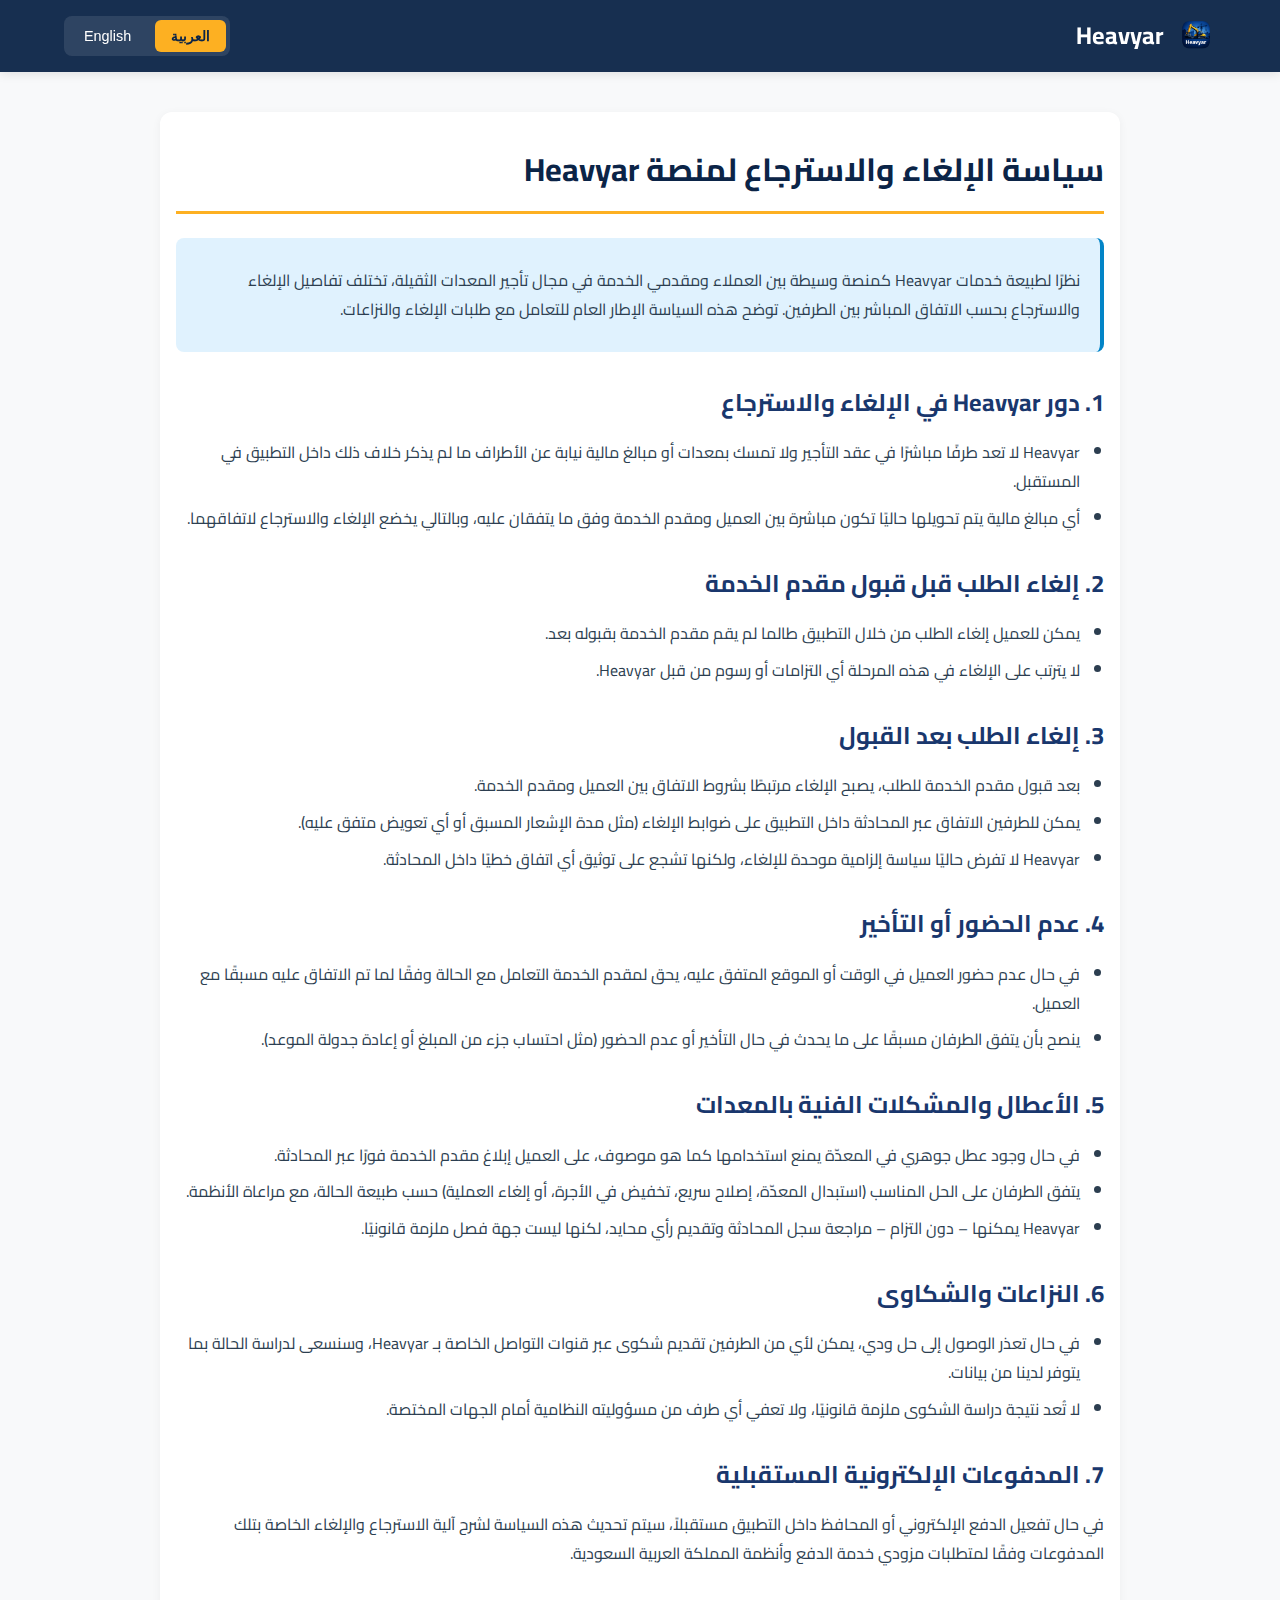
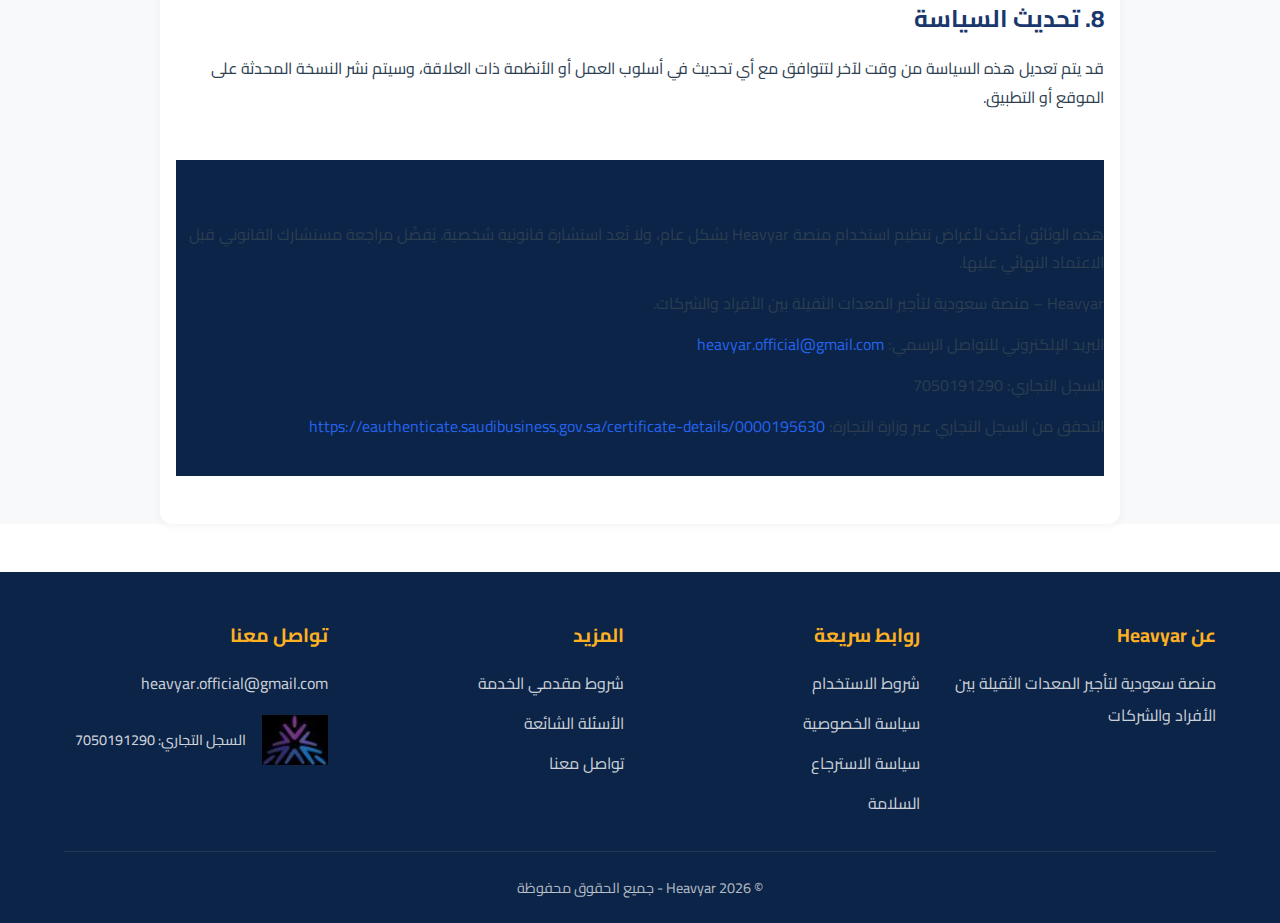
<file: refund.html>
<!DOCTYPE html>
<html lang="ar" dir="rtl">
<head>
  <meta charset="UTF-8">
  <meta name="viewport" content="width=device-width, initial-scale=1.0">
  <title>سياسة الإلغاء والاسترجاع – Heavyar</title>
  
  <!-- Favicon -->
  <link rel="icon" type="image/png" href="assets/images/logo.png">
  <link rel="apple-touch-icon" href="assets/images/logo.png">
  
  <!-- Fonts -->
  <link rel="preconnect" href="https://fonts.googleapis.com">
  <link rel="preconnect" href="https://fonts.gstatic.com" crossorigin>
  <link href="https://fonts.googleapis.com/css2?family=Cairo:wght@400;600;700&family=Inter:wght@400;600;700&display=swap" rel="stylesheet">
  
  <!-- Styles -->
  <link rel="stylesheet" href="styles.css">
</head>
<body>
  
  <!-- Navigation -->
  <nav class="navbar">
    <div class="container">
      <a href="index.html" class="navbar-brand">
        <img src="assets/images/logo.png" alt="Heavyar Logo" class="navbar-logo">
        <span class="navbar-title">Heavyar</span>
      </a>
      <div class="language-toggle">
        <button class="lang-btn active" data-lang="ar">العربية</button>
        <button class="lang-btn" data-lang="en">English</button>
      </div>
    </div>
  </nav>

  <!-- Main Content -->
  <div class="legal-page">
    <div class="legal-content">

<div class="page">
    
<h1>سياسة الإلغاء والاسترجاع لمنصة Heavyar</h1>
<div class="note">
  <p>نظرًا لطبيعة خدمات Heavyar كمنصة وسيطة بين العملاء ومقدمي الخدمة في مجال تأجير المعدات الثقيلة، تختلف تفاصيل الإلغاء والاسترجاع بحسب الاتفاق المباشر بين الطرفين. توضح هذه السياسة الإطار العام للتعامل مع طلبات الإلغاء والنزاعات.</p>
</div>

<h2>1. دور Heavyar في الإلغاء والاسترجاع</h2>
<ul>
  <li>Heavyar لا تعد طرفًا مباشرًا في عقد التأجير ولا تمسك بمعدات أو مبالغ مالية نيابة عن الأطراف ما لم يذكر خلاف ذلك داخل التطبيق في المستقبل.</li>
  <li>أي مبالغ مالية يتم تحويلها حاليًا تكون مباشرة بين العميل ومقدم الخدمة وفق ما يتفقان عليه، وبالتالي يخضع الإلغاء والاسترجاع لاتفاقهما.</li>
</ul>

<h2>2. إلغاء الطلب قبل قبول مقدم الخدمة</h2>
<ul>
  <li>يمكن للعميل إلغاء الطلب من خلال التطبيق طالما لم يقم مقدم الخدمة بقبوله بعد.</li>
  <li>لا يترتب على الإلغاء في هذه المرحلة أي التزامات أو رسوم من قبل Heavyar.</li>
</ul>

<h2>3. إلغاء الطلب بعد القبول</h2>
<ul>
  <li>بعد قبول مقدم الخدمة للطلب، يصبح الإلغاء مرتبطًا بشروط الاتفاق بين العميل ومقدم الخدمة.</li>
  <li>يمكن للطرفين الاتفاق عبر المحادثة داخل التطبيق على ضوابط الإلغاء (مثل مدة الإشعار المسبق أو أي تعويض متفق عليه).</li>
  <li>Heavyar لا تفرض حاليًا سياسة إلزامية موحدة للإلغاء، ولكنها تشجع على توثيق أي اتفاق خطيًا داخل المحادثة.</li>
</ul>

<h2>4. عدم الحضور أو التأخير</h2>
<ul>
  <li>في حال عدم حضور العميل في الوقت أو الموقع المتفق عليه، يحق لمقدم الخدمة التعامل مع الحالة وفقًا لما تم الاتفاق عليه مسبقًا مع العميل.</li>
  <li>ينصح بأن يتفق الطرفان مسبقًا على ما يحدث في حال التأخير أو عدم الحضور (مثل احتساب جزء من المبلغ أو إعادة جدولة الموعد).</li>
</ul>

<h2>5. الأعطال والمشكلات الفنية بالمعدات</h2>
<ul>
  <li>في حال وجود عطل جوهري في المعدّة يمنع استخدامها كما هو موصوف، على العميل إبلاغ مقدم الخدمة فورًا عبر المحادثة.</li>
  <li>يتفق الطرفان على الحل المناسب (استبدال المعدّة، إصلاح سريع، تخفيض في الأجرة، أو إلغاء العملية) حسب طبيعة الحالة، مع مراعاة الأنظمة.</li>
  <li>Heavyar يمكنها – دون التزام – مراجعة سجل المحادثة وتقديم رأي محايد، لكنها ليست جهة فصل ملزمة قانونيًا.</li>
</ul>

<h2>6. النزاعات والشكاوى</h2>
<ul>
  <li>في حال تعذر الوصول إلى حل ودي، يمكن لأي من الطرفين تقديم شكوى عبر قنوات التواصل الخاصة بـ Heavyar، وسنسعى لدراسة الحالة بما يتوفر لدينا من بيانات.</li>
  <li>لا تُعد نتيجة دراسة الشكوى ملزمة قانونيًا، ولا تعفي أي طرف من مسؤوليته النظامية أمام الجهات المختصة.</li>
</ul>

<h2>7. المدفوعات الإلكترونية المستقبلية</h2>
<p>في حال تفعيل الدفع الإلكتروني أو المحافظ داخل التطبيق مستقبلاً، سيتم تحديث هذه السياسة لشرح آلية الاسترجاع والإلغاء الخاصة بتلك المدفوعات وفقًا لمتطلبات مزودي خدمة الدفع وأنظمة المملكة العربية السعودية.</p>

<h2>8. تحديث السياسة</h2>
<p>قد يتم تعديل هذه السياسة من وقت لآخر لتتوافق مع أي تحديث في أسلوب العمل أو الأنظمة ذات العلاقة، وسيتم نشر النسخة المحدثة على الموقع أو التطبيق.</p>

    <div class="footer">
      <p>هذه الوثائق أعدّت لأغراض تنظيم استخدام منصة Heavyar بشكل عام، ولا تُعد استشارة قانونية شخصية. يُفضّل مراجعة مستشارك القانوني قبل الاعتماد النهائي عليها.</p>
      <p>Heavyar – منصة سعودية لتأجير المعدات الثقيلة بين الأفراد والشركات.</p>
      <p>البريد الإلكتروني للتواصل الرسمي: <a href="mailto:heavyar.official@gmail.com">heavyar.official@gmail.com</a></p>
      <p>السجل التجاري: 7050191290</p>
      <p>التحقق من السجل التجاري عبر وزارة التجارة: <a href="https://eauthenticate.saudibusiness.gov.sa/certificate-details/0000195630" target="_blank" rel="noopener">https://eauthenticate.saudibusiness.gov.sa/certificate-details/0000195630</a></p>
    </div>
  </div>

    </div>
  </div>

  <!-- Footer -->
  <footer class="footer">
    <div class="container">
      <div class="footer-content">
        
        <!-- About Section -->
        <div class="footer-section">
          <h3 data-ar="عن Heavyar" data-en="About Heavyar">عن Heavyar</h3>
          <p data-ar="منصة سعودية لتأجير المعدات الثقيلة بين الأفراد والشركات" data-en="Saudi platform for heavy equipment rental between individuals and companies">
            منصة سعودية لتأجير المعدات الثقيلة بين الأفراد والشركات
          </p>
        </div>

        <!-- Quick Links -->
        <div class="footer-section">
          <h3 data-ar="روابط سريعة" data-en="Quick Links">روابط سريعة</h3>
          <div class="footer-links">
            <a href="terms.html" data-ar="شروط الاستخدام" data-en="Terms of Service">شروط الاستخدام</a>
            <a href="privacy.html" data-ar="سياسة الخصوصية" data-en="Privacy Policy">سياسة الخصوصية</a>
            <a href="refund.html" data-ar="سياسة الاسترجاع" data-en="Refund Policy">سياسة الاسترجاع</a>
            <a href="safety.html" data-ar="السلامة" data-en="Safety">السلامة</a>
          </div>
        </div>

        <!-- More Links -->
        <div class="footer-section">
          <h3 data-ar="المزيد" data-en="More">المزيد</h3>
          <div class="footer-links">
            <a href="providers-terms.html" data-ar="شروط مقدمي الخدمة" data-en="Providers Terms">شروط مقدمي الخدمة</a>
            <a href="faq.html" data-ar="الأسئلة الشائعة" data-en="FAQ">الأسئلة الشائعة</a>
            <a href="contact.html" data-ar="تواصل معنا" data-en="Contact Us">تواصل معنا</a>
          </div>
        </div>

        <!-- Contact Section -->
        <div class="footer-section">
          <h3 data-ar="تواصل معنا" data-en="Contact Us">تواصل معنا</h3>
          <p>
            <a href="mailto:heavyar.official@gmail.com">heavyar.official@gmail.com</a>
          </p>
          
          <!-- Certificate Badge -->
          <div class="footer-certificate">
            <a href="https://eauthenticate.saudibusiness.gov.sa/certificate-details/0000195630" 
               target="_blank" 
               rel="noopener noreferrer"
               class="cr-badge-link"
               title="تحقق من السجل التجاري">
              <img src="assets/cert/sbc-certificate.png" 
                   alt="شهادة السجل التجاري – وزارة التجارة السعودية" 
                   class="cr-badge">
            </a>
            <p class="cr-info" data-ar="السجل التجاري: 7050191290" data-en="Commercial Registration: 7050191290">
              السجل التجاري: 7050191290
            </p>
          </div>
        </div>
        
      </div>

      <!-- Footer Bottom -->
      <div class="footer-bottom">
        <p data-ar="© 2026 Heavyar - جميع الحقوق محفوظة" data-en="© 2026 Heavyar. All rights reserved.">
          © 2026 Heavyar - جميع الحقوق محفوظة
        </p>
      </div>
    </div>
  </footer>

  <!-- Script -->
  <script src="script.js"></script>
</body>
</html>
</file>
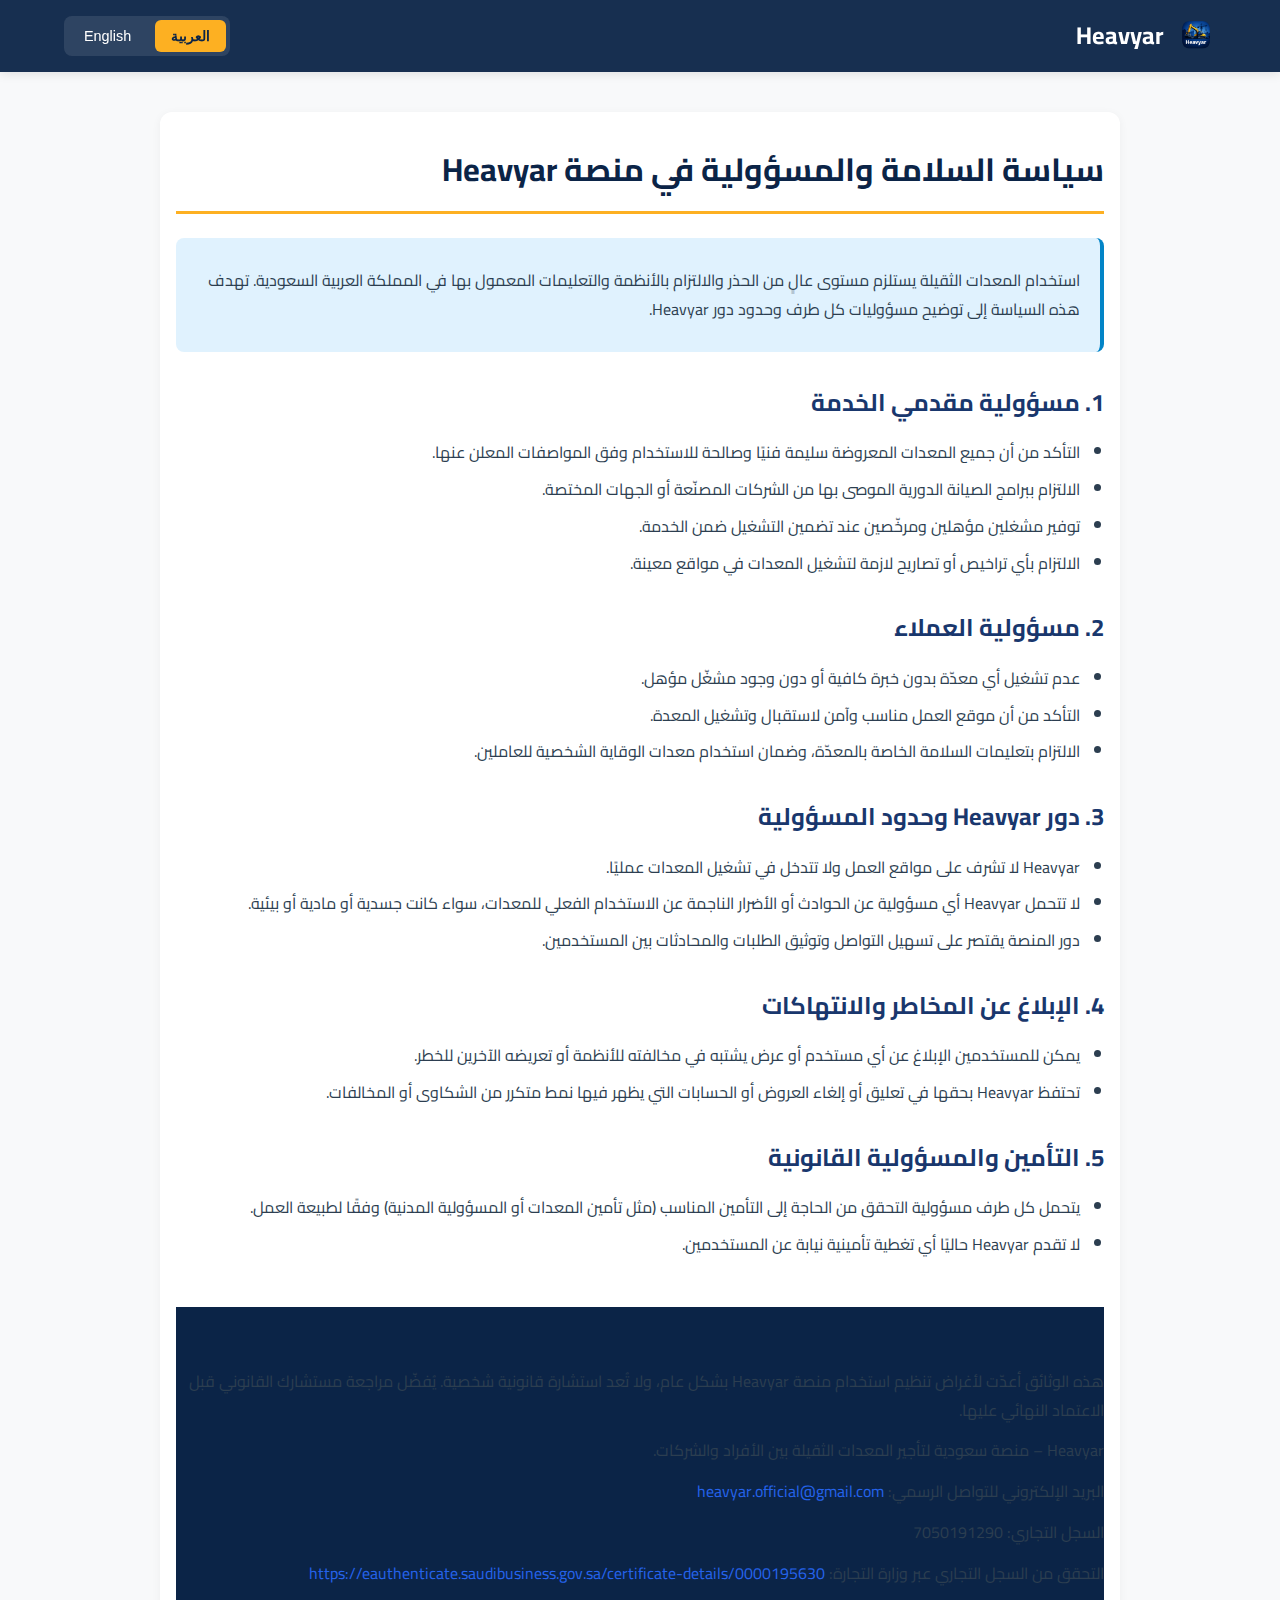
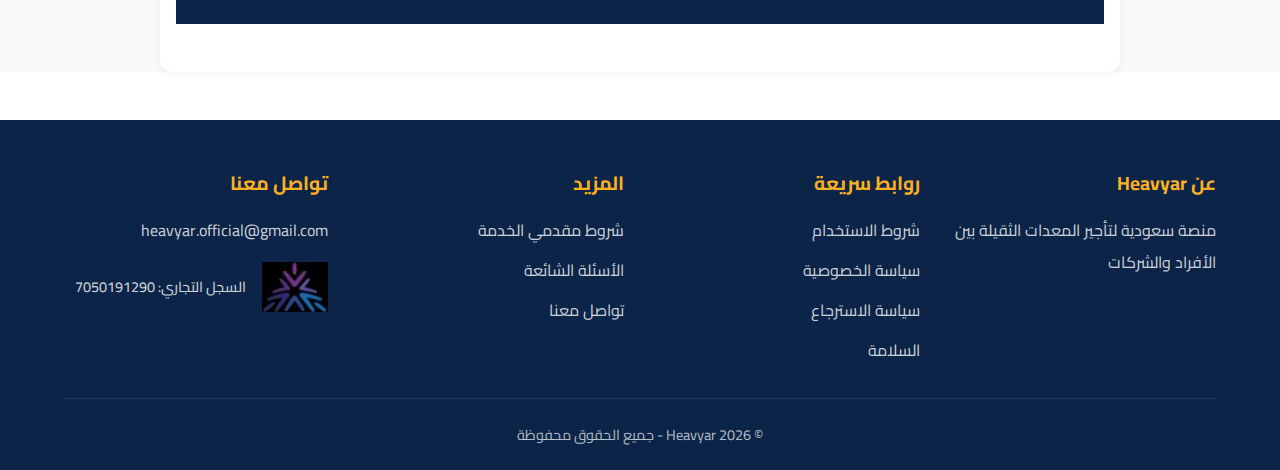
<file: safety.html>
<!DOCTYPE html>
<html lang="ar" dir="rtl">
<head>
  <meta charset="UTF-8">
  <meta name="viewport" content="width=device-width, initial-scale=1.0">
  <title>سياسة السلامة والمسؤولية – Heavyar</title>
  
  <!-- Favicon -->
  <link rel="icon" type="image/png" href="assets/images/logo.png">
  <link rel="apple-touch-icon" href="assets/images/logo.png">
  
  <!-- Fonts -->
  <link rel="preconnect" href="https://fonts.googleapis.com">
  <link rel="preconnect" href="https://fonts.gstatic.com" crossorigin>
  <link href="https://fonts.googleapis.com/css2?family=Cairo:wght@400;600;700&family=Inter:wght@400;600;700&display=swap" rel="stylesheet">
  
  <!-- Styles -->
  <link rel="stylesheet" href="styles.css">
</head>
<body>
  
  <!-- Navigation -->
  <nav class="navbar">
    <div class="container">
      <a href="index.html" class="navbar-brand">
        <img src="assets/images/logo.png" alt="Heavyar Logo" class="navbar-logo">
        <span class="navbar-title">Heavyar</span>
      </a>
      <div class="language-toggle">
        <button class="lang-btn active" data-lang="ar">العربية</button>
        <button class="lang-btn" data-lang="en">English</button>
      </div>
    </div>
  </nav>

  <!-- Main Content -->
  <div class="legal-page">
    <div class="legal-content">

<div class="page">
    
<h1>سياسة السلامة والمسؤولية في منصة Heavyar</h1>
<div class="note">
  <p>استخدام المعدات الثقيلة يستلزم مستوى عالٍ من الحذر والالتزام بالأنظمة والتعليمات المعمول بها في المملكة العربية السعودية. تهدف هذه السياسة إلى توضيح مسؤوليات كل طرف وحدود دور Heavyar.</p>
</div>

<h2>1. مسؤولية مقدمي الخدمة</h2>
<ul>
  <li>التأكد من أن جميع المعدات المعروضة سليمة فنيًا وصالحة للاستخدام وفق المواصفات المعلن عنها.</li>
  <li>الالتزام ببرامج الصيانة الدورية الموصى بها من الشركات المصنّعة أو الجهات المختصة.</li>
  <li>توفير مشغلين مؤهلين ومرخّصين عند تضمين التشغيل ضمن الخدمة.</li>
  <li>الالتزام بأي تراخيص أو تصاريح لازمة لتشغيل المعدات في مواقع معينة.</li>
</ul>

<h2>2. مسؤولية العملاء</h2>
<ul>
  <li>عدم تشغيل أي معدّة بدون خبرة كافية أو دون وجود مشغّل مؤهل.</li>
  <li>التأكد من أن موقع العمل مناسب وآمن لاستقبال وتشغيل المعدة.</li>
  <li>الالتزام بتعليمات السلامة الخاصة بالمعدّة، وضمان استخدام معدات الوقاية الشخصية للعاملين.</li>
</ul>

<h2>3. دور Heavyar وحدود المسؤولية</h2>
<ul>
  <li>Heavyar لا تشرف على مواقع العمل ولا تتدخل في تشغيل المعدات عمليًا.</li>
  <li>لا تتحمل Heavyar أي مسؤولية عن الحوادث أو الأضرار الناجمة عن الاستخدام الفعلي للمعدات، سواء كانت جسدية أو مادية أو بيئية.</li>
  <li>دور المنصة يقتصر على تسهيل التواصل وتوثيق الطلبات والمحادثات بين المستخدمين.</li>
</ul>

<h2>4. الإبلاغ عن المخاطر والانتهاكات</h2>
<ul>
  <li>يمكن للمستخدمين الإبلاغ عن أي مستخدم أو عرض يشتبه في مخالفته للأنظمة أو تعريضه الآخرين للخطر.</li>
  <li>تحتفظ Heavyar بحقها في تعليق أو إلغاء العروض أو الحسابات التي يظهر فيها نمط متكرر من الشكاوى أو المخالفات.</li>
</ul>

<h2>5. التأمين والمسؤولية القانونية</h2>
<ul>
  <li>يتحمل كل طرف مسؤولية التحقق من الحاجة إلى التأمين المناسب (مثل تأمين المعدات أو المسؤولية المدنية) وفقًا لطبيعة العمل.</li>
  <li>لا تقدم Heavyar حاليًا أي تغطية تأمينية نيابة عن المستخدمين.</li>
</ul>

    <div class="footer">
      <p>هذه الوثائق أعدّت لأغراض تنظيم استخدام منصة Heavyar بشكل عام، ولا تُعد استشارة قانونية شخصية. يُفضّل مراجعة مستشارك القانوني قبل الاعتماد النهائي عليها.</p>
      <p>Heavyar – منصة سعودية لتأجير المعدات الثقيلة بين الأفراد والشركات.</p>
      <p>البريد الإلكتروني للتواصل الرسمي: <a href="mailto:heavyar.official@gmail.com">heavyar.official@gmail.com</a></p>
      <p>السجل التجاري: 7050191290</p>
      <p>التحقق من السجل التجاري عبر وزارة التجارة: <a href="https://eauthenticate.saudibusiness.gov.sa/certificate-details/0000195630" target="_blank" rel="noopener">https://eauthenticate.saudibusiness.gov.sa/certificate-details/0000195630</a></p>
    </div>
  </div>

    </div>
  </div>

  <!-- Footer -->
  <footer class="footer">
    <div class="container">
      <div class="footer-content">
        
        <!-- About Section -->
        <div class="footer-section">
          <h3 data-ar="عن Heavyar" data-en="About Heavyar">عن Heavyar</h3>
          <p data-ar="منصة سعودية لتأجير المعدات الثقيلة بين الأفراد والشركات" data-en="Saudi platform for heavy equipment rental between individuals and companies">
            منصة سعودية لتأجير المعدات الثقيلة بين الأفراد والشركات
          </p>
        </div>

        <!-- Quick Links -->
        <div class="footer-section">
          <h3 data-ar="روابط سريعة" data-en="Quick Links">روابط سريعة</h3>
          <div class="footer-links">
            <a href="terms.html" data-ar="شروط الاستخدام" data-en="Terms of Service">شروط الاستخدام</a>
            <a href="privacy.html" data-ar="سياسة الخصوصية" data-en="Privacy Policy">سياسة الخصوصية</a>
            <a href="refund.html" data-ar="سياسة الاسترجاع" data-en="Refund Policy">سياسة الاسترجاع</a>
            <a href="safety.html" data-ar="السلامة" data-en="Safety">السلامة</a>
          </div>
        </div>

        <!-- More Links -->
        <div class="footer-section">
          <h3 data-ar="المزيد" data-en="More">المزيد</h3>
          <div class="footer-links">
            <a href="providers-terms.html" data-ar="شروط مقدمي الخدمة" data-en="Providers Terms">شروط مقدمي الخدمة</a>
            <a href="faq.html" data-ar="الأسئلة الشائعة" data-en="FAQ">الأسئلة الشائعة</a>
            <a href="contact.html" data-ar="تواصل معنا" data-en="Contact Us">تواصل معنا</a>
          </div>
        </div>

        <!-- Contact Section -->
        <div class="footer-section">
          <h3 data-ar="تواصل معنا" data-en="Contact Us">تواصل معنا</h3>
          <p>
            <a href="mailto:heavyar.official@gmail.com">heavyar.official@gmail.com</a>
          </p>
          
          <!-- Certificate Badge -->
          <div class="footer-certificate">
            <a href="https://eauthenticate.saudibusiness.gov.sa/certificate-details/0000195630" 
               target="_blank" 
               rel="noopener noreferrer"
               class="cr-badge-link"
               title="تحقق من السجل التجاري">
              <img src="assets/cert/sbc-certificate.png" 
                   alt="شهادة السجل التجاري – وزارة التجارة السعودية" 
                   class="cr-badge">
            </a>
            <p class="cr-info" data-ar="السجل التجاري: 7050191290" data-en="Commercial Registration: 7050191290">
              السجل التجاري: 7050191290
            </p>
          </div>
        </div>
        
      </div>

      <!-- Footer Bottom -->
      <div class="footer-bottom">
        <p data-ar="© 2026 Heavyar - جميع الحقوق محفوظة" data-en="© 2026 Heavyar. All rights reserved.">
          © 2026 Heavyar - جميع الحقوق محفوظة
        </p>
      </div>
    </div>
  </footer>

  <!-- Script -->
  <script src="script.js"></script>
</body>
</html>
</file>
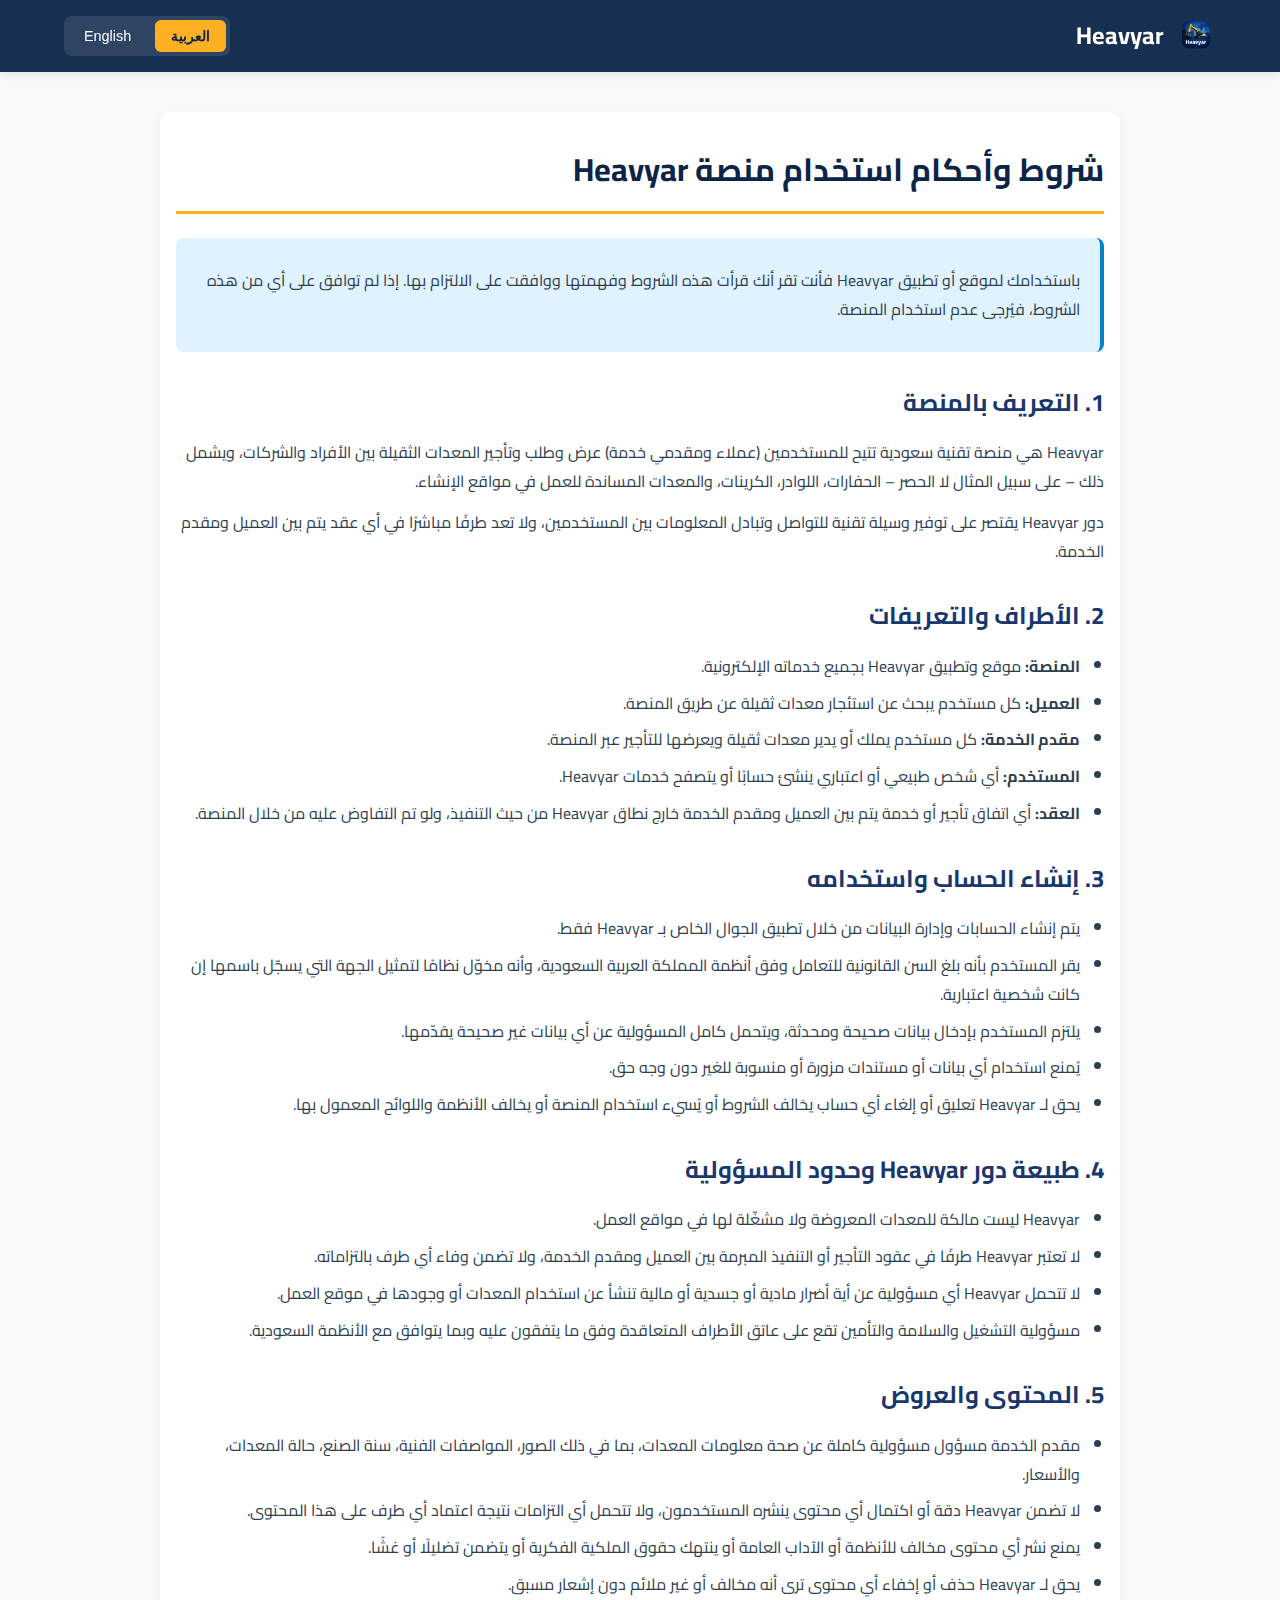
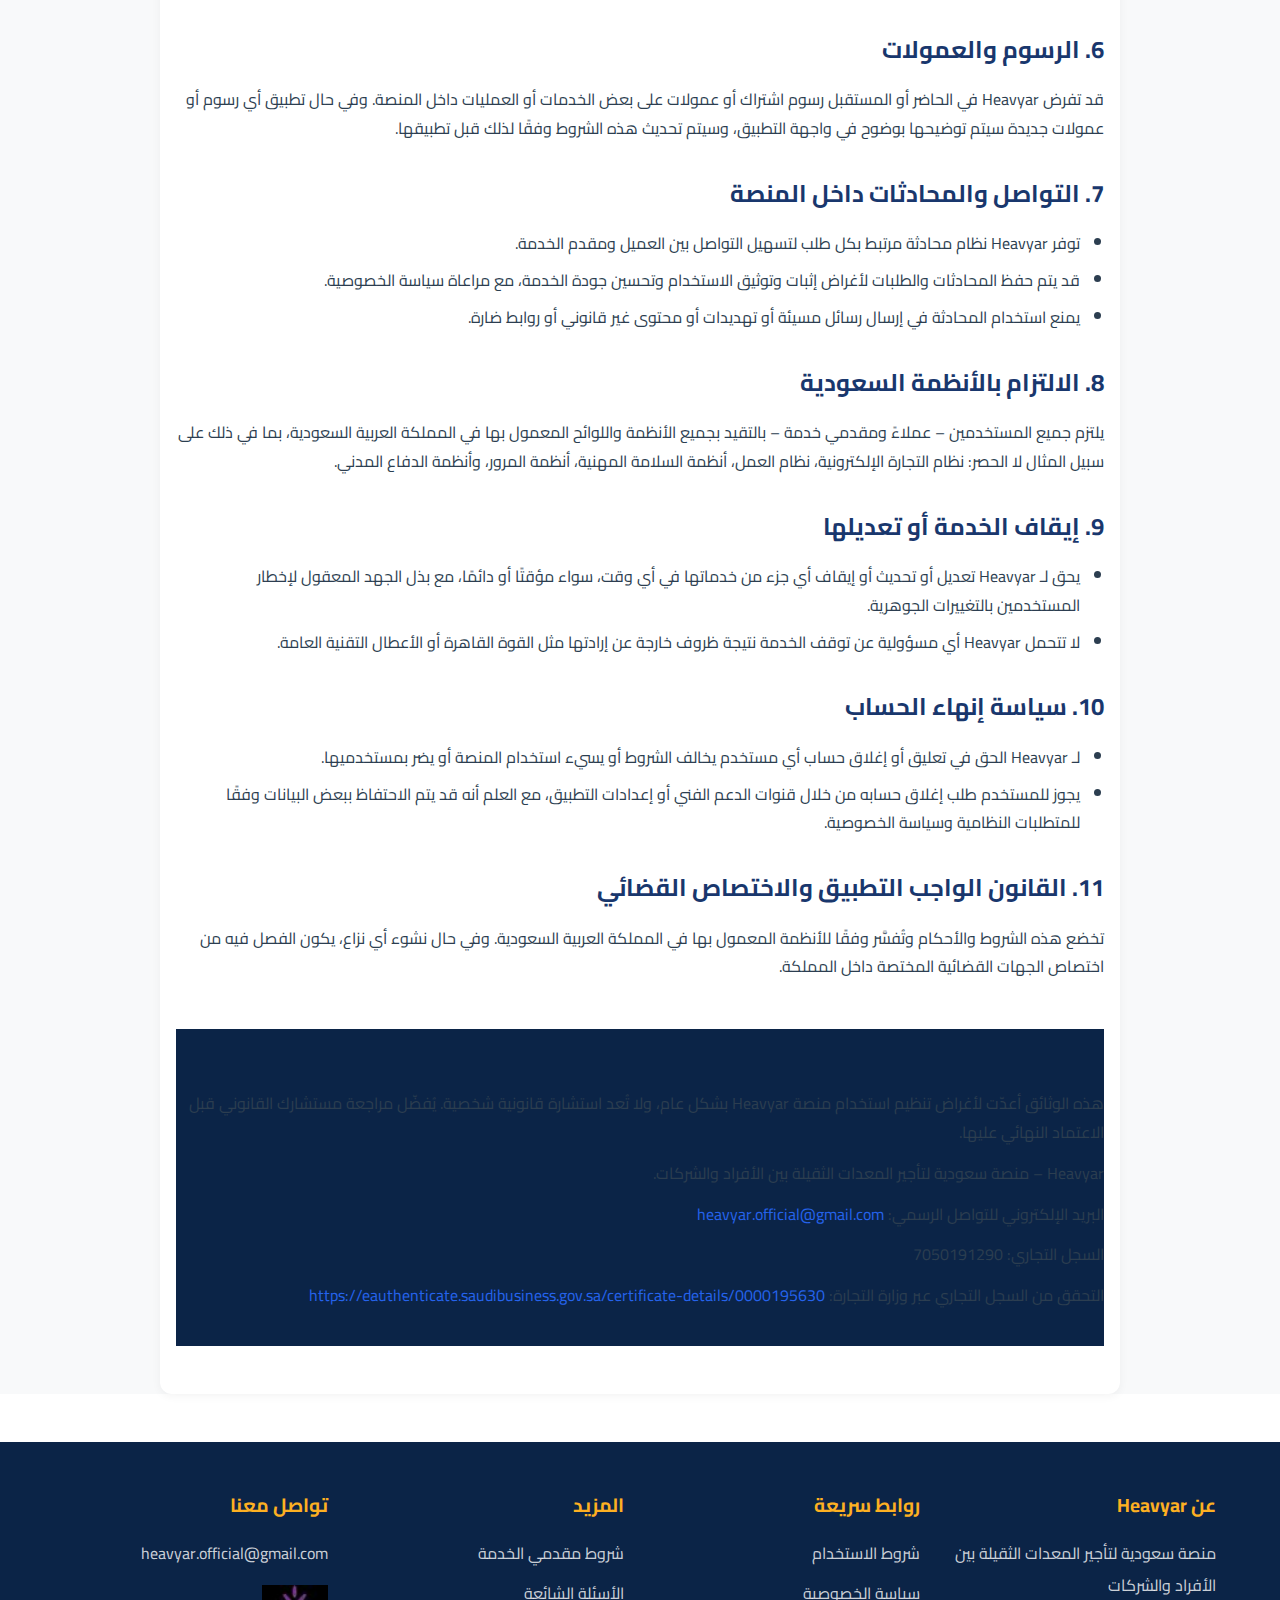
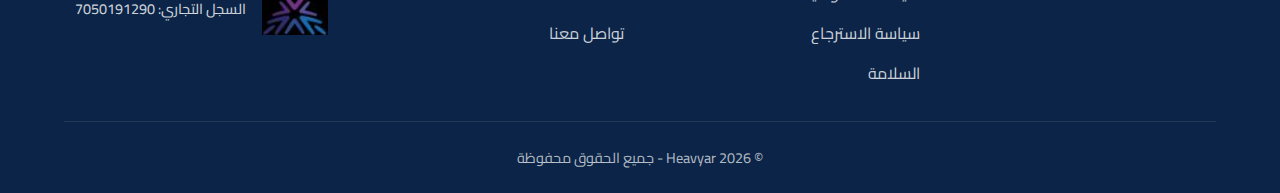
<file: terms.html>
<!DOCTYPE html>
<html lang="ar" dir="rtl">
<head>
  <meta charset="UTF-8">
  <meta name="viewport" content="width=device-width, initial-scale=1.0">
  <title>شروط وأحكام استخدام المنصة – Heavyar</title>
  
  <!-- Favicon -->
  <link rel="icon" type="image/png" href="assets/images/logo.png">
  <link rel="apple-touch-icon" href="assets/images/logo.png">
  
  <!-- Fonts -->
  <link rel="preconnect" href="https://fonts.googleapis.com">
  <link rel="preconnect" href="https://fonts.gstatic.com" crossorigin>
  <link href="https://fonts.googleapis.com/css2?family=Cairo:wght@400;600;700&family=Inter:wght@400;600;700&display=swap" rel="stylesheet">
  
  <!-- Styles -->
  <link rel="stylesheet" href="styles.css">
</head>
<body>
  
  <!-- Navigation -->
  <nav class="navbar">
    <div class="container">
      <a href="index.html" class="navbar-brand">
        <img src="assets/images/logo.png" alt="Heavyar Logo" class="navbar-logo">
        <span class="navbar-title">Heavyar</span>
      </a>
      <div class="language-toggle">
        <button class="lang-btn active" data-lang="ar">العربية</button>
        <button class="lang-btn" data-lang="en">English</button>
      </div>
    </div>
  </nav>

  <!-- Main Content -->
  <div class="legal-page">
    <div class="legal-content">

<div class="page">
    
<h1>شروط وأحكام استخدام منصة Heavyar</h1>
<div class="note">
  <p>باستخدامك لموقع أو تطبيق Heavyar فأنت تقر أنك قرأت هذه الشروط وفهمتها ووافقت على الالتزام بها. إذا لم توافق على أي من هذه الشروط، فيُرجى عدم استخدام المنصة.</p>
</div>

<h2>1. التعريف بالمنصة</h2>
<p>Heavyar هي منصة تقنية سعودية تتيح للمستخدمين (عملاء ومقدمي خدمة) عرض وطلب وتأجير المعدات الثقيلة بين الأفراد والشركات، ويشمل ذلك – على سبيل المثال لا الحصر – الحفارات، اللوادر، الكرينات، والمعدات المساندة للعمل في مواقع الإنشاء.</p>
<p>دور Heavyar يقتصر على توفير وسيلة تقنية للتواصل وتبادل المعلومات بين المستخدمين، ولا تعد طرفًا مباشرًا في أي عقد يتم بين العميل ومقدم الخدمة.</p>

<h2>2. الأطراف والتعريفات</h2>
<ul>
  <li><strong>المنصة:</strong> موقع وتطبيق Heavyar بجميع خدماته الإلكترونية.</li>
  <li><strong>العميل:</strong> كل مستخدم يبحث عن استئجار معدات ثقيلة عن طريق المنصة.</li>
  <li><strong>مقدم الخدمة:</strong> كل مستخدم يملك أو يدير معدات ثقيلة ويعرضها للتأجير عبر المنصة.</li>
  <li><strong>المستخدم:</strong> أي شخص طبيعي أو اعتباري ينشئ حسابًا أو يتصفح خدمات Heavyar.</li>
  <li><strong>العقد:</strong> أي اتفاق تأجير أو خدمة يتم بين العميل ومقدم الخدمة خارج نطاق Heavyar من حيث التنفيذ، ولو تم التفاوض عليه من خلال المنصة.</li>
</ul>

<h2>3. إنشاء الحساب واستخدامه</h2>
<ul>
  <li>يتم إنشاء الحسابات وإدارة البيانات من خلال تطبيق الجوال الخاص بـ Heavyar فقط.</li>
  <li>يقر المستخدم بأنه بلغ السن القانونية للتعامل وفق أنظمة المملكة العربية السعودية، وأنه مخوّل نظامًا لتمثيل الجهة التي يسجّل باسمها إن كانت شخصية اعتبارية.</li>
  <li>يلتزم المستخدم بإدخال بيانات صحيحة ومحدثة، ويتحمل كامل المسؤولية عن أي بيانات غير صحيحة يقدّمها.</li>
  <li>يُمنع استخدام أي بيانات أو مستندات مزورة أو منسوبة للغير دون وجه حق.</li>
  <li>يحق لـ Heavyar تعليق أو إلغاء أي حساب يخالف الشروط أو يُسيء استخدام المنصة أو يخالف الأنظمة واللوائح المعمول بها.</li>
</ul>

<h2>4. طبيعة دور Heavyar وحدود المسؤولية</h2>
<ul>
  <li>Heavyar ليست مالكة للمعدات المعروضة ولا مشغّلة لها في مواقع العمل.</li>
  <li>لا تعتبر Heavyar طرفًا في عقود التأجير أو التنفيذ المبرمة بين العميل ومقدم الخدمة، ولا تضمن وفاء أي طرف بالتزاماته.</li>
  <li>لا تتحمل Heavyar أي مسؤولية عن أية أضرار مادية أو جسدية أو مالية تنشأ عن استخدام المعدات أو وجودها في موقع العمل.</li>
  <li>مسؤولية التشغيل والسلامة والتأمين تقع على عاتق الأطراف المتعاقدة وفق ما يتفقون عليه وبما يتوافق مع الأنظمة السعودية.</li>
</ul>

<h2>5. المحتوى والعروض</h2>
<ul>
  <li>مقدم الخدمة مسؤول مسؤولية كاملة عن صحة معلومات المعدات، بما في ذلك الصور، المواصفات الفنية، سنة الصنع، حالة المعدات، والأسعار.</li>
  <li>لا تضمن Heavyar دقة أو اكتمال أي محتوى ينشره المستخدمون، ولا تتحمل أي التزامات نتيجة اعتماد أي طرف على هذا المحتوى.</li>
  <li>يمنع نشر أي محتوى مخالف للأنظمة أو الآداب العامة أو ينتهك حقوق الملكية الفكرية أو يتضمن تضليلًا أو غشًا.</li>
  <li>يحق لـ Heavyar حذف أو إخفاء أي محتوى ترى أنه مخالف أو غير ملائم دون إشعار مسبق.</li>
</ul>

<h2>6. الرسوم والعمولات</h2>
<p>قد تفرض Heavyar في الحاضر أو المستقبل رسوم اشتراك أو عمولات على بعض الخدمات أو العمليات داخل المنصة. وفي حال تطبيق أي رسوم أو عمولات جديدة سيتم توضيحها بوضوح في واجهة التطبيق، وسيتم تحديث هذه الشروط وفقًا لذلك قبل تطبيقها.</p>

<h2>7. التواصل والمحادثات داخل المنصة</h2>
<ul>
  <li>توفر Heavyar نظام محادثة مرتبط بكل طلب لتسهيل التواصل بين العميل ومقدم الخدمة.</li>
  <li>قد يتم حفظ المحادثات والطلبات لأغراض إثبات وتوثيق الاستخدام وتحسين جودة الخدمة، مع مراعاة سياسة الخصوصية.</li>
  <li>يمنع استخدام المحادثة في إرسال رسائل مسيئة أو تهديدات أو محتوى غير قانوني أو روابط ضارة.</li>
</ul>

<h2>8. الالتزام بالأنظمة السعودية</h2>
<p>يلتزم جميع المستخدمين – عملاءً ومقدمي خدمة – بالتقيد بجميع الأنظمة واللوائح المعمول بها في المملكة العربية السعودية، بما في ذلك على سبيل المثال لا الحصر: نظام التجارة الإلكترونية، نظام العمل، أنظمة السلامة المهنية، أنظمة المرور، وأنظمة الدفاع المدني.</p>

<h2>9. إيقاف الخدمة أو تعديلها</h2>
<ul>
  <li>يحق لـ Heavyar تعديل أو تحديث أو إيقاف أي جزء من خدماتها في أي وقت، سواء مؤقتًا أو دائمًا، مع بذل الجهد المعقول لإخطار المستخدمين بالتغييرات الجوهرية.</li>
  <li>لا تتحمل Heavyar أي مسؤولية عن توقف الخدمة نتيجة ظروف خارجة عن إرادتها مثل القوة القاهرة أو الأعطال التقنية العامة.</li>
</ul>

<h2>10. سياسة إنهاء الحساب</h2>
<ul>
  <li>لـ Heavyar الحق في تعليق أو إغلاق حساب أي مستخدم يخالف الشروط أو يسيء استخدام المنصة أو يضر بمستخدميها.</li>
  <li>يجوز للمستخدم طلب إغلاق حسابه من خلال قنوات الدعم الفني أو إعدادات التطبيق، مع العلم أنه قد يتم الاحتفاظ ببعض البيانات وفقًا للمتطلبات النظامية وسياسة الخصوصية.</li>
</ul>

<h2>11. القانون الواجب التطبيق والاختصاص القضائي</h2>
<p>تخضع هذه الشروط والأحكام وتُفسَّر وفقًا للأنظمة المعمول بها في المملكة العربية السعودية. وفي حال نشوء أي نزاع، يكون الفصل فيه من اختصاص الجهات القضائية المختصة داخل المملكة.</p>

    <div class="footer">
      <p>هذه الوثائق أعدّت لأغراض تنظيم استخدام منصة Heavyar بشكل عام، ولا تُعد استشارة قانونية شخصية. يُفضّل مراجعة مستشارك القانوني قبل الاعتماد النهائي عليها.</p>
      <p>Heavyar – منصة سعودية لتأجير المعدات الثقيلة بين الأفراد والشركات.</p>
      <p>البريد الإلكتروني للتواصل الرسمي: <a href="mailto:heavyar.official@gmail.com">heavyar.official@gmail.com</a></p>
      <p>السجل التجاري: 7050191290</p>
      <p>التحقق من السجل التجاري عبر وزارة التجارة: <a href="https://eauthenticate.saudibusiness.gov.sa/certificate-details/0000195630" target="_blank" rel="noopener">https://eauthenticate.saudibusiness.gov.sa/certificate-details/0000195630</a></p>
    </div>
  </div>

    </div>
  </div>

  <!-- Footer -->
  <footer class="footer">
    <div class="container">
      <div class="footer-content">
        
        <!-- About Section -->
        <div class="footer-section">
          <h3 data-ar="عن Heavyar" data-en="About Heavyar">عن Heavyar</h3>
          <p data-ar="منصة سعودية لتأجير المعدات الثقيلة بين الأفراد والشركات" data-en="Saudi platform for heavy equipment rental between individuals and companies">
            منصة سعودية لتأجير المعدات الثقيلة بين الأفراد والشركات
          </p>
        </div>

        <!-- Quick Links -->
        <div class="footer-section">
          <h3 data-ar="روابط سريعة" data-en="Quick Links">روابط سريعة</h3>
          <div class="footer-links">
            <a href="terms.html" data-ar="شروط الاستخدام" data-en="Terms of Service">شروط الاستخدام</a>
            <a href="privacy.html" data-ar="سياسة الخصوصية" data-en="Privacy Policy">سياسة الخصوصية</a>
            <a href="refund.html" data-ar="سياسة الاسترجاع" data-en="Refund Policy">سياسة الاسترجاع</a>
            <a href="safety.html" data-ar="السلامة" data-en="Safety">السلامة</a>
          </div>
        </div>

        <!-- More Links -->
        <div class="footer-section">
          <h3 data-ar="المزيد" data-en="More">المزيد</h3>
          <div class="footer-links">
            <a href="providers-terms.html" data-ar="شروط مقدمي الخدمة" data-en="Providers Terms">شروط مقدمي الخدمة</a>
            <a href="faq.html" data-ar="الأسئلة الشائعة" data-en="FAQ">الأسئلة الشائعة</a>
            <a href="contact.html" data-ar="تواصل معنا" data-en="Contact Us">تواصل معنا</a>
          </div>
        </div>

        <!-- Contact Section -->
        <div class="footer-section">
          <h3 data-ar="تواصل معنا" data-en="Contact Us">تواصل معنا</h3>
          <p>
            <a href="mailto:heavyar.official@gmail.com">heavyar.official@gmail.com</a>
          </p>
          
          <!-- Certificate Badge -->
          <div class="footer-certificate">
            <a href="https://eauthenticate.saudibusiness.gov.sa/certificate-details/0000195630" 
               target="_blank" 
               rel="noopener noreferrer"
               class="cr-badge-link"
               title="تحقق من السجل التجاري">
              <img src="assets/cert/sbc-certificate.png" 
                   alt="شهادة السجل التجاري – وزارة التجارة السعودية" 
                   class="cr-badge">
            </a>
            <p class="cr-info" data-ar="السجل التجاري: 7050191290" data-en="Commercial Registration: 7050191290">
              السجل التجاري: 7050191290
            </p>
          </div>
        </div>
        
      </div>

      <!-- Footer Bottom -->
      <div class="footer-bottom">
        <p data-ar="© 2026 Heavyar - جميع الحقوق محفوظة" data-en="© 2026 Heavyar. All rights reserved.">
          © 2026 Heavyar - جميع الحقوق محفوظة
        </p>
      </div>
    </div>
  </footer>

  <!-- Script -->
  <script src="script.js"></script>
</body>
</html>
</file>
<file: styles.css>
/* ===================================
   Heavyar Landing Page - Global Styles
   =================================== */

:root {
  /* Colors */
  --color-primary: #0B2447;
  --color-secondary: #19376D;
  --color-accent: #FDB022;
  --color-bg: #ffffff;
  --color-bg-alt: #f8f9fa;
  --color-text: #2c3e50;
  --color-text-light: #6c757d;
  --color-border: #e5e7eb;
  
  /* Spacing */
  --spacing-xs: 0.5rem;
  --spacing-sm: 1rem;
  --spacing-md: 1.5rem;
  --spacing-lg: 2rem;
  --spacing-xl: 3rem;
  
  /* Typography */
  --font-ar: 'Cairo', 'Tajawal', 'Segoe UI', sans-serif;
  --font-en: 'Inter', 'Segoe UI', system-ui, sans-serif;
}

/* Reset & Base */
* {
  margin: 0;
  padding: 0;
  box-sizing: border-box;
}

html {
  scroll-behavior: smooth;
}

body {
  font-family: var(--font-ar);
  line-height: 1.6;
  color: var(--color-text);
  background: var(--color-bg);
  direction: rtl;
}

body[dir="ltr"] {
  font-family: var(--font-en);
}

/* Container */
.container {
  max-width: 1200px;
  margin: 0 auto;
  padding: 0 var(--spacing-md);
}

/* Navigation */
.navbar {
  position: fixed;
  top: 0;
  left: 0;
  right: 0;
  background: rgba(11, 36, 71, 0.95);
  backdrop-filter: blur(10px);
  padding: 1rem 0;
  z-index: 1000;
  box-shadow: 0 2px 10px rgba(0, 0, 0, 0.1);
}

.navbar .container {
  display: flex;
  justify-content: space-between;
  align-items: center;
}

.navbar-brand {
  display: flex;
  align-items: center;
  gap: 0.75rem;
  text-decoration: none;
}

.navbar-logo {
  height: 40px;
  width: auto;
}

.navbar-title {
  font-size: 1.5rem;
  font-weight: 700;
  color: #ffffff;
}

.language-toggle {
  display: flex;
  gap: 0.5rem;
  background: rgba(255, 255, 255, 0.1);
  padding: 0.25rem;
  border-radius: 8px;
}

.language-toggle button {
  padding: 0.5rem 1rem;
  border: none;
  background: transparent;
  color: #ffffff;
  cursor: pointer;
  border-radius: 6px;
  font-size: 0.9rem;
  transition: all 0.3s ease;
}

.language-toggle button.active {
  background: var(--color-accent);
  color: var(--color-primary);
  font-weight: 600;
}

/* Hero Section */
.hero {
  position: relative;
  min-height: 60vh;
  display: flex;
  align-items: center;
  justify-content: center;
  background: linear-gradient(135deg, var(--color-primary) 0%, var(--color-secondary) 100%);
  background-image: url('assets/images/banner.jpg');
  background-size: cover;
  background-position: center;
  background-repeat: no-repeat;
  padding: 8rem 0 4rem;
}

.hero::before {
  content: '';
  position: absolute;
  top: 0;
  left: 0;
  right: 0;
  bottom: 0;
  background: linear-gradient(to right, rgba(11,36,71,0.85), rgba(11,36,71,0.4));
  z-index: 1;
}

.hero-content {
  position: relative;
  z-index: 2;
  text-align: center;
  color: #ffffff;
  max-width: 800px;
  margin: 0 auto;
  padding: 0 var(--spacing-md);
}

.hero-logo {
  width: 120px;
  height: auto;
  margin-bottom: var(--spacing-md);
  filter: drop-shadow(0 4px 6px rgba(0, 0, 0, 0.3));
}

.hero-title {
  font-size: 3rem;
  font-weight: 700;
  margin-bottom: var(--spacing-sm);
  text-shadow: 0 2px 10px rgba(0, 0, 0, 0.3);
}

.hero-tagline {
  font-size: 1.3rem;
  margin-bottom: var(--spacing-lg);
  opacity: 0.95;
  line-height: 1.8;
}
.hero-buttons {
  display: flex;
  gap: var(--spacing-sm);
  justify-content: center;
  flex-wrap: wrap;
}

/* About Section */
.about-section {
  background-color: #ffffff;
  padding: 3rem 1.5rem;
}

.about-section .container {
  max-width: 960px;
  margin: 0 auto;
  text-align: center;
}

.about-title {
  font-size: 1.6rem;
  margin-bottom: 1rem;
  color: var(--color-primary);
}

.about-text {
  font-size: 1rem;
  line-height: 1.8;
  max-width: 720px;
  margin: 0 auto;
  color: var(--color-text);
}

.btn {
  padding: 1rem 2rem;
  border: none;
  border-radius: 8px;
  font-size: 1rem;
  font-weight: 600;
  cursor: pointer;
  transition: all 0.3s ease;
  text-decoration: none;
  display: inline-block;
}

.btn-primary {
  background: var(--color-accent);
  color: var(--color-primary);
}

.btn-primary:hover {
  transform: translateY(-2px);
  box-shadow: 0 8px 20px rgba(253, 176, 34, 0.4);
}

.btn-secondary {
  background: transparent;
  color: #ffffff;
  border: 2px solid #ffffff;
}

.btn-secondary:hover {
  background: #ffffff;
  color: var(--color-primary);
}

/* Footer */
.footer {
  background: var(--color-primary);
  color: #ffffff;
  padding: var(--spacing-xl) 0 var(--spacing-md);
  margin-top: var(--spacing-xl);
}

.footer-content {
  display: grid;
  grid-template-columns: repeat(auto-fit, minmax(250px, 1fr));
  gap: var(--spacing-lg);
  margin-bottom: var(--spacing-lg);
}

.footer-section h3 {
  font-size: 1.2rem;
  margin-bottom: var(--spacing-sm);
  color: var(--color-accent);
}

.footer-section p,
.footer-section a {
  color: rgba(255, 255, 255, 0.8);
  text-decoration: none;
  line-height: 2;
}

.footer-section a:hover {
  color: var(--color-accent);
}

.footer-links {
  display: flex;
  flex-direction: column;
  gap: 0.5rem;
}

.footer-certificate {
  display: flex;
  align-items: center;
  gap: 1rem;
  margin: 1rem 0;
  direction: rtl;
}

.cr-badge-link {
  display: inline-block;
  transition: transform 0.3s ease;
}

.cr-badge-link:hover {
  transform: scale(1.05);
}

.cr-badge {
  height: 50px;
  width: auto;
  object-fit: contain;
  display: block;
}

.cr-info {
  font-size: 0.9rem;
  color: rgba(255, 255, 255, 0.9);
  margin: 0;
  font-weight: 500;
}

.footer-bottom {
  border-top: 1px solid rgba(255, 255, 255, 0.1);
  padding-top: var(--spacing-md);
  text-align: center;
  color: rgba(255, 255, 255, 0.7);
  font-size: 0.9rem;
}

/* Legal Pages */
.legal-page {
  min-height: 100vh;
  padding-top: 80px;
  background: var(--color-bg-alt);
}

.legal-content {
  max-width: 960px;
  margin: 0 auto;
  padding: 2rem 1rem 3rem;
  background: #ffffff;
  border-radius: 12px;
  box-shadow: 0 2px 10px rgba(0, 0, 0, 0.05);
  margin-top: 2rem;
  margin-bottom: 2rem;
}

.legal-content h1 {
  font-size: 2rem;
  color: var(--color-primary);
  margin-bottom: 1rem;
  padding-bottom: 1rem;
  border-bottom: 3px solid var(--color-accent);
}

.legal-content h2 {
  font-size: 1.5rem;
  color: var(--color-secondary);
  margin-top: 2rem;
  margin-bottom: 1rem;
}

.legal-content h3 {
  font-size: 1.2rem;
  color: var(--color-text);
  margin-top: 1.5rem;
  margin-bottom: 0.75rem;
}

.legal-content p {
  margin: 0.75rem 0;
  line-height: 1.8;
  color: var(--color-text);
}

.legal-content ul {
  padding-right: 1.5rem;
  margin: 1rem 0;
  line-height: 1.8;
}

[dir="ltr"] .legal-content ul {
  padding-right: 0;
  padding-left: 1.5rem;
}

.legal-content li {
  margin: 0.5rem 0;
}

.legal-content .note {
  background: #e0f2fe;
  border-right: 4px solid #0284c7;
  border-radius: 8px;
  padding: 1rem 1.25rem;
  margin: 1.5rem 0;
}

[dir="ltr"] .legal-content .note {
  border-right: none;
  border-left: 4px solid #0284c7;
}

.legal-content a {
  color: #2563eb;
  text-decoration: none;
  transition: color 0.3s ease;
}

.legal-content a:hover {
  color: var(--color-accent);
  text-decoration: underline;
}

/* Responsive */
@media (max-width: 768px) {
  .hero {
    background-size: contain;
    background-position: center top;
    min-height: 400px;
    padding: 6rem 0 3rem;
  }
  
  .hero-logo {
    width: 80px;
  }
  
  .hero-title {
    font-size: 2rem;
  }
  
  .hero-tagline {
    font-size: 1.1rem;
  }
.hero-buttons {
    flex-direction: column;
    width: 100%;
  }
  
  .btn {
    width: 100%;
  }
  
  .footer-content {
    grid-template-columns: 1fr;
  }
  
  .footer-certificate {
    flex-direction: column;
    align-items: flex-start;
    text-align: start;
  }
  
  .legal-content {
    padding: 1.5rem 1rem;
    margin: 1rem;
  }
  
  .legal-content h1 {
    font-size: 1.6rem;
  }
  
  .legal-content h2 {
    font-size: 1.3rem;
  }
}

/* Print Styles */
@media print {
  .navbar,
  .hero,
  .footer {
    display: none;
  }
  
  .legal-content {
    box-shadow: none;
    margin: 0;
  }
}
</file>
